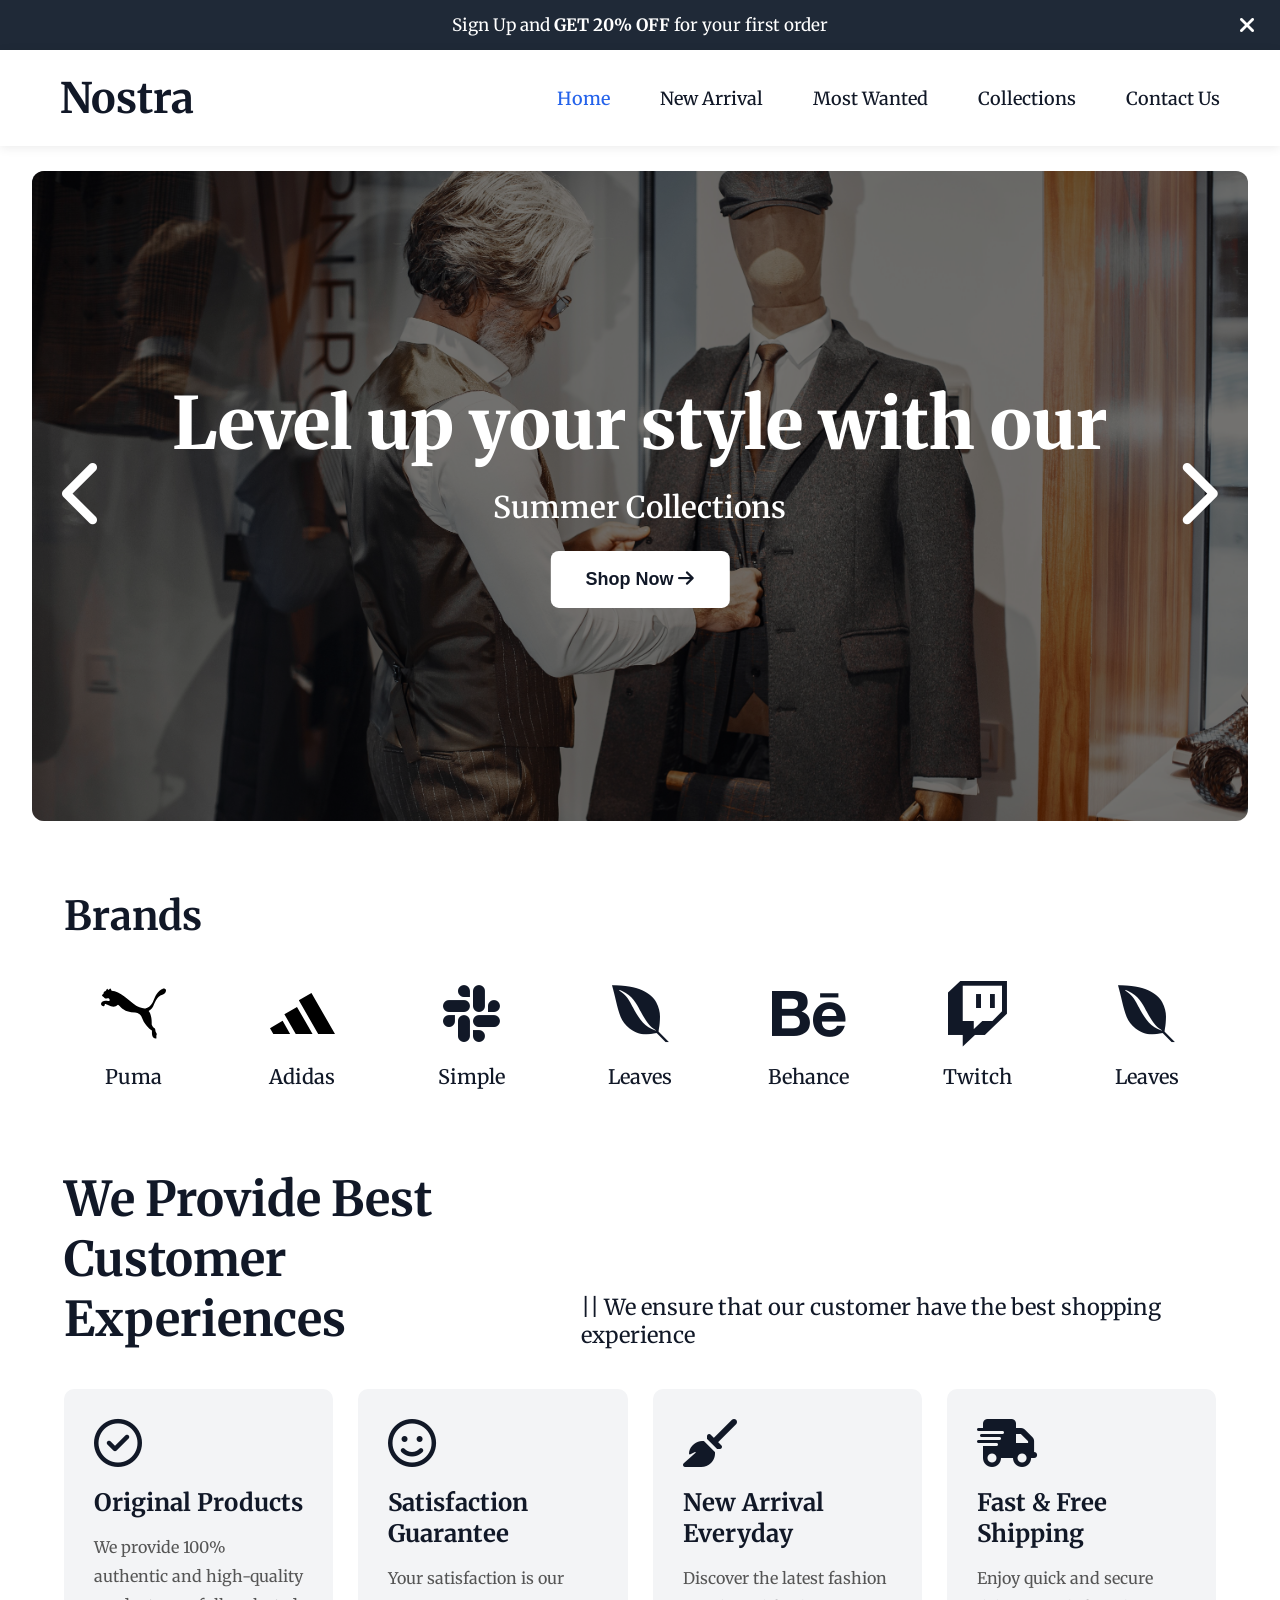
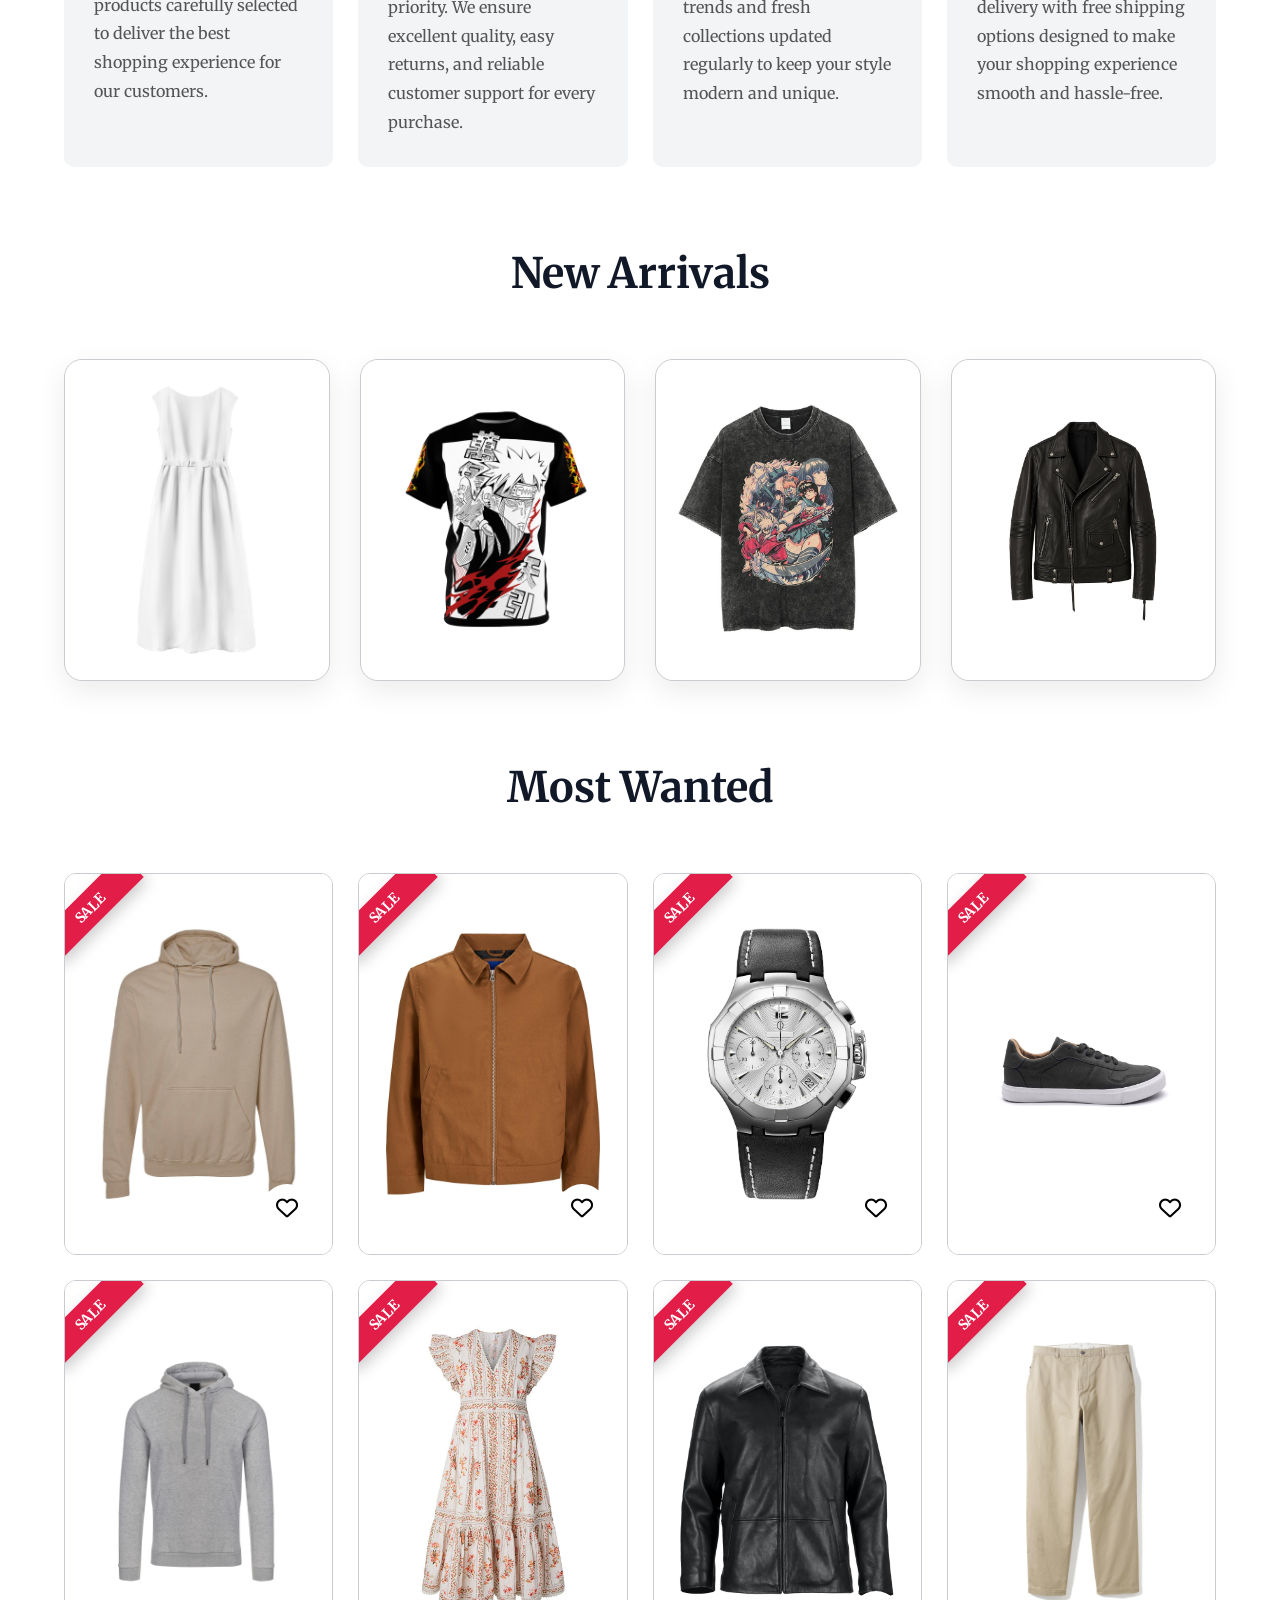
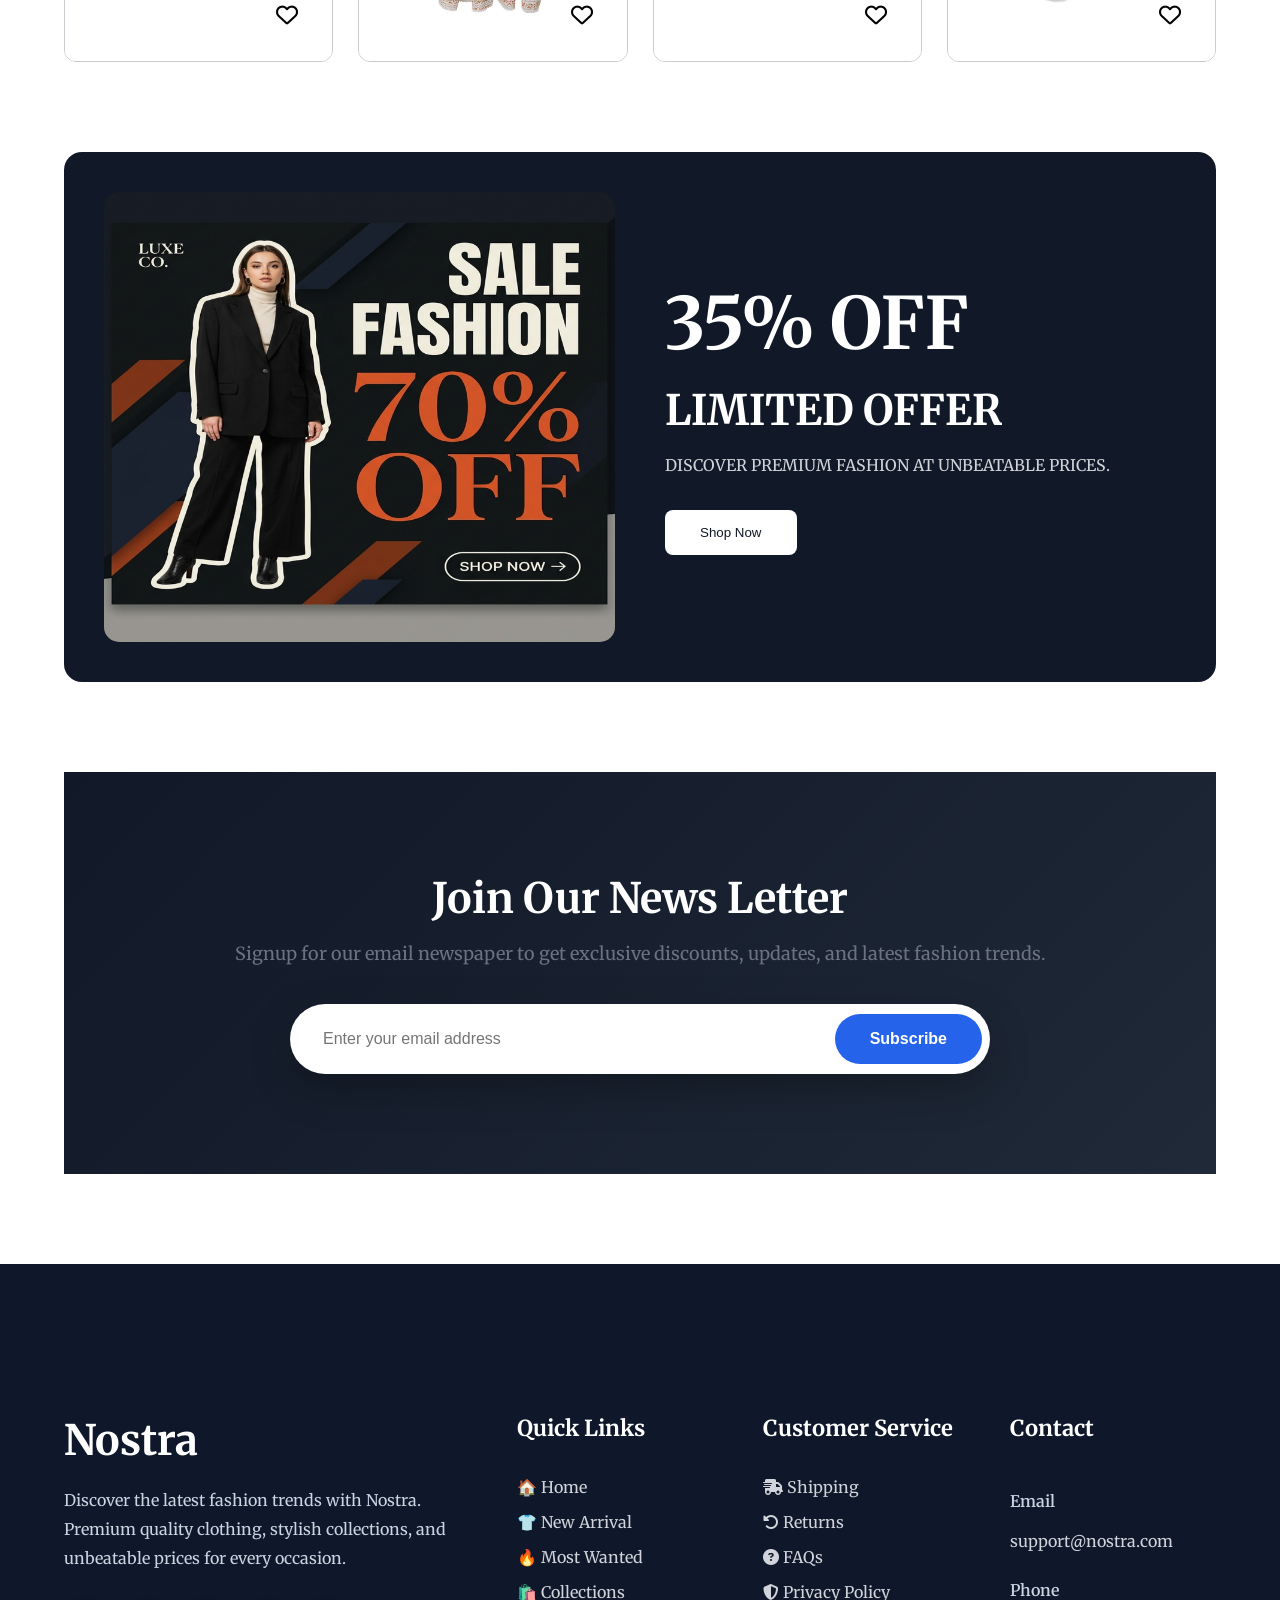
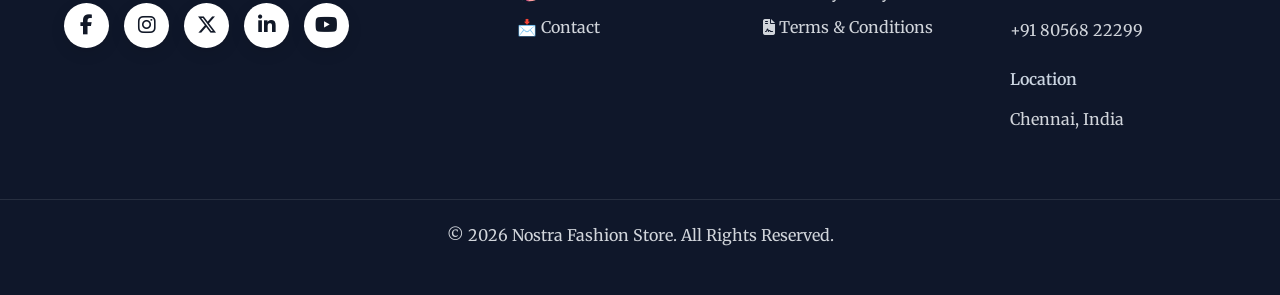
<file: index.html>
<!DOCTYPE html>
<html lang="en">

<head>

    <meta charset="UTF-8">
    <meta name="viewport" content="width=device-width, initial-scale=1.0">

    <title>Nostra</title>

    <!-- CSS -->
    <link rel="stylesheet" href="style.css">


    <!-- Google Font -->
    <link
        href="https://fonts.googleapis.com/css2?family=Gabarito:wght@400..900&family=Google+Sans:ital,opsz,wght@0,17..18,400..700;1,17..18,400..700&family=Merriweather:ital,opsz,wght@0,18..144,300..900;1,18..144,300..900&family=Style+Script&family=Yuyu&display=swap"
        rel="stylesheet">


    <!-- Font Awesome -->
    <link rel="stylesheet" href="https://cdnjs.cloudflare.com/ajax/libs/font-awesome/6.7.2/css/all.min.css">



</head>

<body>

    <!-- Announcement Bar -->

    <section class="announcement">

        <p>
            Sign Up and <strong>GET 20% OFF</strong> for your first order
        </p>

        <i class="fa-solid fa-xmark"></i>

    </section>

    <!-- Navbar -->

    <nav class="navbar">

        <div class="logo">

            <h1>Nostra</h1>

        </div>

        <ul class="nav-links">

            <li><a href="index.html" class="active">Home</a></li>

            <li><a href="#newarrival">New Arrival</a></li>

            <li><a href="#wanted">Most Wanted</a></li>

            <li><a href="collection.html">Collections</a></li>

            <li><a href="contact.html">Contact Us</a></li>

        </ul>

        <div class="menu-btn">

            <i class="fa-solid fa-bars"></i>

        </div>

    </nav>



    <!--=========================
MOBILE MENU
==========================-->

    <div class="mobile-overlay"></div>

    <div class="mobile-menu">

        <div class="mobile-header">

            <h2>Nostra</h2>

            <div class="close-btn">

                <i class="fa-solid fa-xmark"></i>

            </div>

        </div>

        <a href="index.html">
            <i class="fa-solid fa-house"></i>
            Home
        </a>

        <a href="index.html#newarrival">
            <i class="fa-solid fa-shirt"></i>
            New Arrival
        </a>

        <a href="index.html#wanted">
            <i class="fa-solid fa-fire"></i>
            Most Wanted
        </a>

        <a href="collection.html">
            <i class="fa-solid fa-bag-shopping"></i>
            Collections
        </a>

        <a href="contact.html">
            <i class="fa-solid fa-envelope"></i>
            Contact Us
        </a>

    </div>

    <!-- ================= HERO SECTION ================= -->

    <section class="hero">

        <div class="slider">

            <!-- Slide 1 -->

            <div class="slide active">

                <img src="images/banner1.jpg" alt="Banner 1">

                <div class="overlay"></div>

                <div class="hero-content">

                    <h1>Level up your style with our</h1>

                    <h3>Summer Collections</h3>

                    <button>
                        Shop Now
                        <i class="fa-solid fa-arrow-right"></i>
                    </button>

                </div>

            </div>

            <!-- Slide 2 -->

            <div class="slide">

                <img src="images/banner2.jpg" alt="Banner 2">

                <div class="overlay"></div>

                <div class="hero-content">

                    <h1>New Season Fashion</h1>

                    <h3>Latest Arrivals</h3>

                    <button>
                        Shop Now
                        <i class="fa-solid fa-arrow-right"></i>
                    </button>

                </div>

            </div>

            <!-- Slide 3 -->

            <div class="slide">

                <img src="images/banner3.jpg" alt="Banner 3">

                <div class="overlay"></div>

                <div class="hero-content">

                    <h1>Premium Collection</h1>

                    <h3>Discover More</h3>

                    <button>
                        Shop Now
                        <i class="fa-solid fa-arrow-right"></i>
                    </button>

                </div>

            </div>

        </div>

        <!-- Arrows -->

        <button class="prev">

            <i class="fa-solid fa-chevron-left"></i>

        </button>

        <button class="next">

            <i class="fa-solid fa-chevron-right"></i>

        </button>

    </section>


    <!-- ================= BRANDS SECTION ================= -->

    <section class="brands container">

        <h2>Brands</h2>

        <div class="brand-wrapper">

            <div class="brand">
                <img src="images/puma.svg" alt="Puma" class="brand-logo">
                <p>Puma</p>
            </div>

            <div class="brand">
                <img src="images/adidas.svg" alt="Adidas" class="brand-logo">
                <p>Adidas</p>
            </div>

            <!-- Simple -->
            <div class="brand">
                <i class="fa-brands fa-slack"></i>
                <p>Simple</p>
            </div>

            <!-- Leaves -->
            <div class="brand">
                <i class="fa-brands fa-envira"></i>
                <p>Leaves</p>
            </div>

            <!-- Behance -->
            <div class="brand">
                <i class="fa-brands fa-behance"></i>
                <p>Behance</p>
            </div>

            <!-- Twitch -->
            <div class="brand">
                <i class="fa-brands fa-twitch"></i>
                <p>Twitch</p>
            </div>

            <!-- Leaves -->
            <div class="brand">
                <i class="fa-brands fa-envira"></i>
                <p>Leaves</p>
            </div>

        </div>

    </section>

    <!-- ================= EXPERIENCE SECTION ================= -->

    <section class="experience container">

        <div class="experience-title">

            <h2>
                We Provide Best <br>
                Customer Experiences
            </h2>

            <p>
                || We ensure that our customer have the best shopping experience
            </p>

        </div>

        <div class="experience-grid">

            <div class="experience-card">

                <i class="fa-regular fa-circle-check"></i>

                <h3>Original Products</h3>

                <p>
                    We provide 100% authentic and high-quality products carefully selected
                    to deliver the best shopping experience for our customers.
                </p>

            </div>

            <div class="experience-card">

                <i class="fa-regular fa-face-smile"></i>

                <h3>Satisfaction Guarantee</h3>

                <p>
                    Your satisfaction is our priority. We ensure excellent quality,
                    easy returns, and reliable customer support for every purchase.
                </p>

            </div>

            <div class="experience-card">

                <i class="fa-solid fa-broom"></i>

                <h3>New Arrival Everyday</h3>

                <p>
                    Discover the latest fashion trends and fresh collections updated
                    regularly to keep your style modern and unique.
                </p>

            </div>

            <div class="experience-card">

                <i class="fa-solid fa-truck-fast"></i>

                <h3>Fast & Free Shipping</h3>

                <p>
                    Enjoy quick and secure delivery with free shipping options designed
                    to make your shopping experience smooth and hassle-free.
                </p>

            </div>

        </div>

    </section>

    <!-- ================= NEW ARRIVALS ================= -->

    <section class="new-arrivals container" id="newarrival">

        <div class="section-title">
            <h2>New Arrivals</h2>
        </div>

        <div class="arrival-wrapper">

            <div class="arrival-card">

                <img src="images/arrival1.jpg" alt="Arrival 1">

                <div class="arrival-overlay">

                    <button>
                        Shop Now
                        <i class="fa-solid fa-arrow-right"></i>
                    </button>

                </div>

            </div>

            <div class="arrival-card">

                <img src="images/arrival2.jpg" alt="Arrival 2">

                <div class="arrival-overlay">

                    <button>
                        Shop Now
                        <i class="fa-solid fa-arrow-right"></i>
                    </button>

                </div>

            </div>

            <div class="arrival-card">

                <img src="images/arrival3.jpg" alt="Arrival 3">

                <div class="arrival-overlay">

                    <button>
                        Shop Now
                        <i class="fa-solid fa-arrow-right"></i>
                    </button>

                </div>

            </div>

            <div class="arrival-card">

                <img src="images/arrival9.jpg" alt="Arrival 4">

                <div class="arrival-overlay">

                    <button>
                        Shop Now
                        <i class="fa-solid fa-arrow-right"></i>
                    </button>

                </div>

            </div>

        </div>

    </section>

    <!-- ================= MOST WANTED ================= -->

    <section class="most-wanted container" id="wanted">

        <div class="section-title">
            <h2>Most Wanted</h2>
        </div>

        <div class="wanted-wrapper">

            <!-- Product 1 -->
            <div class="wanted-card">

                <span class="sale-badge">SALE</span>

                <img src="images/wanted1.jpg" alt="Product 1">

                <button class="wishlist">
                    <i class="fa-regular fa-heart"></i>
                </button>

                <div class="wanted-overlay">
                    <button>
                        Shop Now
                        <i class="fa-solid fa-arrow-right"></i>
                    </button>
                </div>

            </div>

            <!-- Product 2 -->
            <div class="wanted-card">

                <span class="sale-badge">SALE</span>

                <img src="images/wanted2.jpg" alt="Product 2">

                <button class="wishlist">
                    <i class="fa-regular fa-heart"></i>
                </button>

                <div class="wanted-overlay">
                    <button>
                        Shop Now
                        <i class="fa-solid fa-arrow-right"></i>
                    </button>
                </div>

            </div>

            <!-- Product 3 -->
            <div class="wanted-card">

                <span class="sale-badge">SALE</span>

                <img src="images/wanted3.jpg" alt="Product 3">

                <button class="wishlist">
                    <i class="fa-regular fa-heart"></i>
                </button>

                <div class="wanted-overlay">
                    <button>
                        Shop Now
                        <i class="fa-solid fa-arrow-right"></i>
                    </button>
                </div>

            </div>

            <!-- Product 4 -->
            <div class="wanted-card">

                <span class="sale-badge">SALE</span>

                <img src="images/wanted4.jpg" alt="Product 4">

                <button class="wishlist">
                    <i class="fa-regular fa-heart"></i>
                </button>

                <div class="wanted-overlay">
                    <button>
                        Shop Now
                        <i class="fa-solid fa-arrow-right"></i>
                    </button>
                </div>

            </div>

            <!-- Product 5 -->
            <div class="wanted-card">

                <span class="sale-badge">SALE</span>

                <img src="images/wanted5.jpg" alt="Product 5">

                <button class="wishlist">
                    <i class="fa-regular fa-heart"></i>
                </button>

                <div class="wanted-overlay">
                    <button>
                        Shop Now
                        <i class="fa-solid fa-arrow-right"></i>
                    </button>
                </div>

            </div>

            <!-- Product 6 -->
            <div class="wanted-card">

                <span class="sale-badge">SALE</span>

                <img src="images/wanted6.jpg" alt="Product 6">

                <button class="wishlist">
                    <i class="fa-regular fa-heart"></i>
                </button>

                <div class="wanted-overlay">
                    <button>
                        Shop Now
                        <i class="fa-solid fa-arrow-right"></i>
                    </button>
                </div>

            </div>

            <!-- Product 7 -->
            <div class="wanted-card">

                <span class="sale-badge">SALE</span>

                <img src="images/wanted7.jpg" alt="Product 7">

                <button class="wishlist">
                    <i class="fa-regular fa-heart"></i>
                </button>

                <div class="wanted-overlay">
                    <button>
                        Shop Now
                        <i class="fa-solid fa-arrow-right"></i>
                    </button>
                </div>

            </div>

            <!-- Product 8 -->
            <div class="wanted-card">

                <span class="sale-badge">SALE</span>

                <img src="images/wanted8.jpg" alt="Product 8">

                <button class="wishlist">
                    <i class="fa-regular fa-heart"></i>
                </button>

                <div class="wanted-overlay">
                    <button>
                        Shop Now
                        <i class="fa-solid fa-arrow-right"></i>
                    </button>
                </div>

            </div>


        </div>

    </section>

    <!-- ================= LIMITED OFFER ================= -->

    <section class="offer-section container">

        <div class="offer-slider">

            <img src="images/banner_1_dark_bold.png" class="offer-slide active" alt="">

        </div>

        <div class="offer-content">

            <h1>35% OFF</h1>

            <h2>LIMITED OFFER</h2>

            <p>
                DISCOVER PREMIUM FASHION AT UNBEATABLE PRICES.
            </p>

            <button>Shop Now</button>

        </div>

    </section>

    <!-- ================= NEWSLETTER ================= -->

    <section class="newsletter container">

        <h2>Join Our News Letter</h2>

        <p>
            Signup for our email newspaper to get exclusive discounts,
            updates, and latest fashion trends.
        </p>

        <div class="newsletter-box">

            <input type="email" placeholder="Enter your email address">

            <button>
                Subscribe
            </button>

        </div>

    </section>

    <!-- ================= FOOTER ================= -->

    <footer class="footer">

        <div class="container footer-container">

            <div class="footer-left">

                <h1>Nostra</h1>

                <p>
                    Discover the latest fashion trends with Nostra.
                    Premium quality clothing, stylish collections,
                    and unbeatable prices for every occasion.
                </p>

                <div class="social-icons">

                    <a href="#"><i class="fa-brands fa-facebook-f"></i></a>

                    <a href="#"><i class="fa-brands fa-instagram"></i></a>

                    <a href="#"><i class="fa-brands fa-x-twitter"></i></a>

                    <a href="#"><i class="fa-brands fa-linkedin-in"></i></a>

                    <a href="#"><i class="fa-brands fa-youtube"></i></a>

                </div>

            </div>

            <div class="footer-links">

                <h3>Quick Links</h3>

                <a href="index.html">🏠 Home</a>

                <a href="#newarrival">👕 New Arrival</a>

                <a href="#wanted">🔥 Most Wanted</a>

                <a href="collection.html">🛍️ Collections</a>

                <a href="contact.html">📩 Contact</a>

            </div>

            <div class="footer-links">

                <h3>Customer Service</h3>

                <a href="#">
                    <i class="fa-solid fa-truck-fast"></i>
                    Shipping
                </a>

                <a href="#">
                    <i class="fa-solid fa-rotate-left"></i>
                    Returns
                </a>

                <a href="#">
                    <i class="fa-solid fa-circle-question"></i>
                    FAQs
                </a>

                <a href="#">
                    <i class="fa-solid fa-shield-halved"></i>
                    Privacy Policy
                </a>

                <a href="#">
                    <i class="fa-solid fa-file-contract"></i>
                    Terms & Conditions
                </a>

            </div>

            <div class="footer-links">

                <h3>Contact</h3>

                <p>Email</p>

                <span>support@nostra.com</span>

                <p>Phone</p>

                <span>+91 80568 22299</span>

                <p>Location</p>

                <span>Chennai, India</span>

            </div>

        </div>

        <div class="footer-bottom">

            © 2026 Nostra Fashion Store. All Rights Reserved.

        </div>

    </footer>




    <script src="script.js"></script>

</body>

</html>
</file>
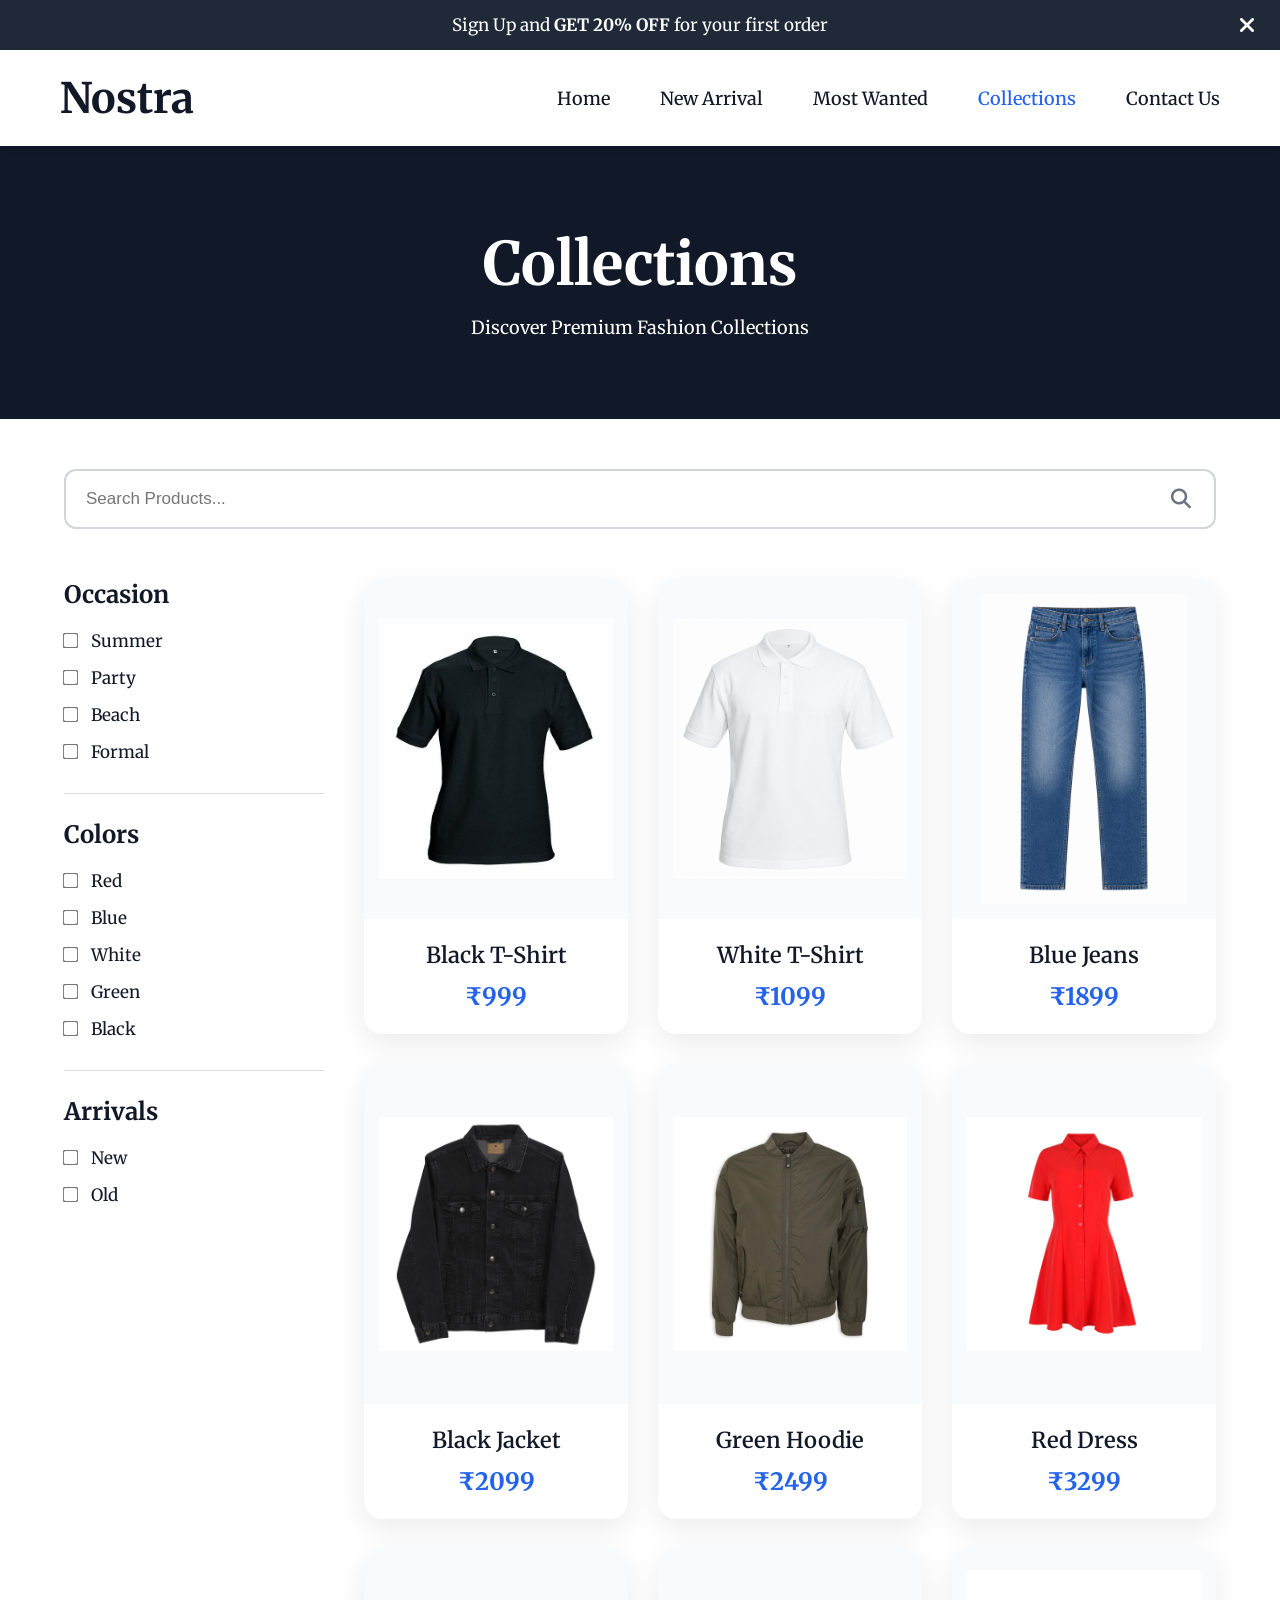
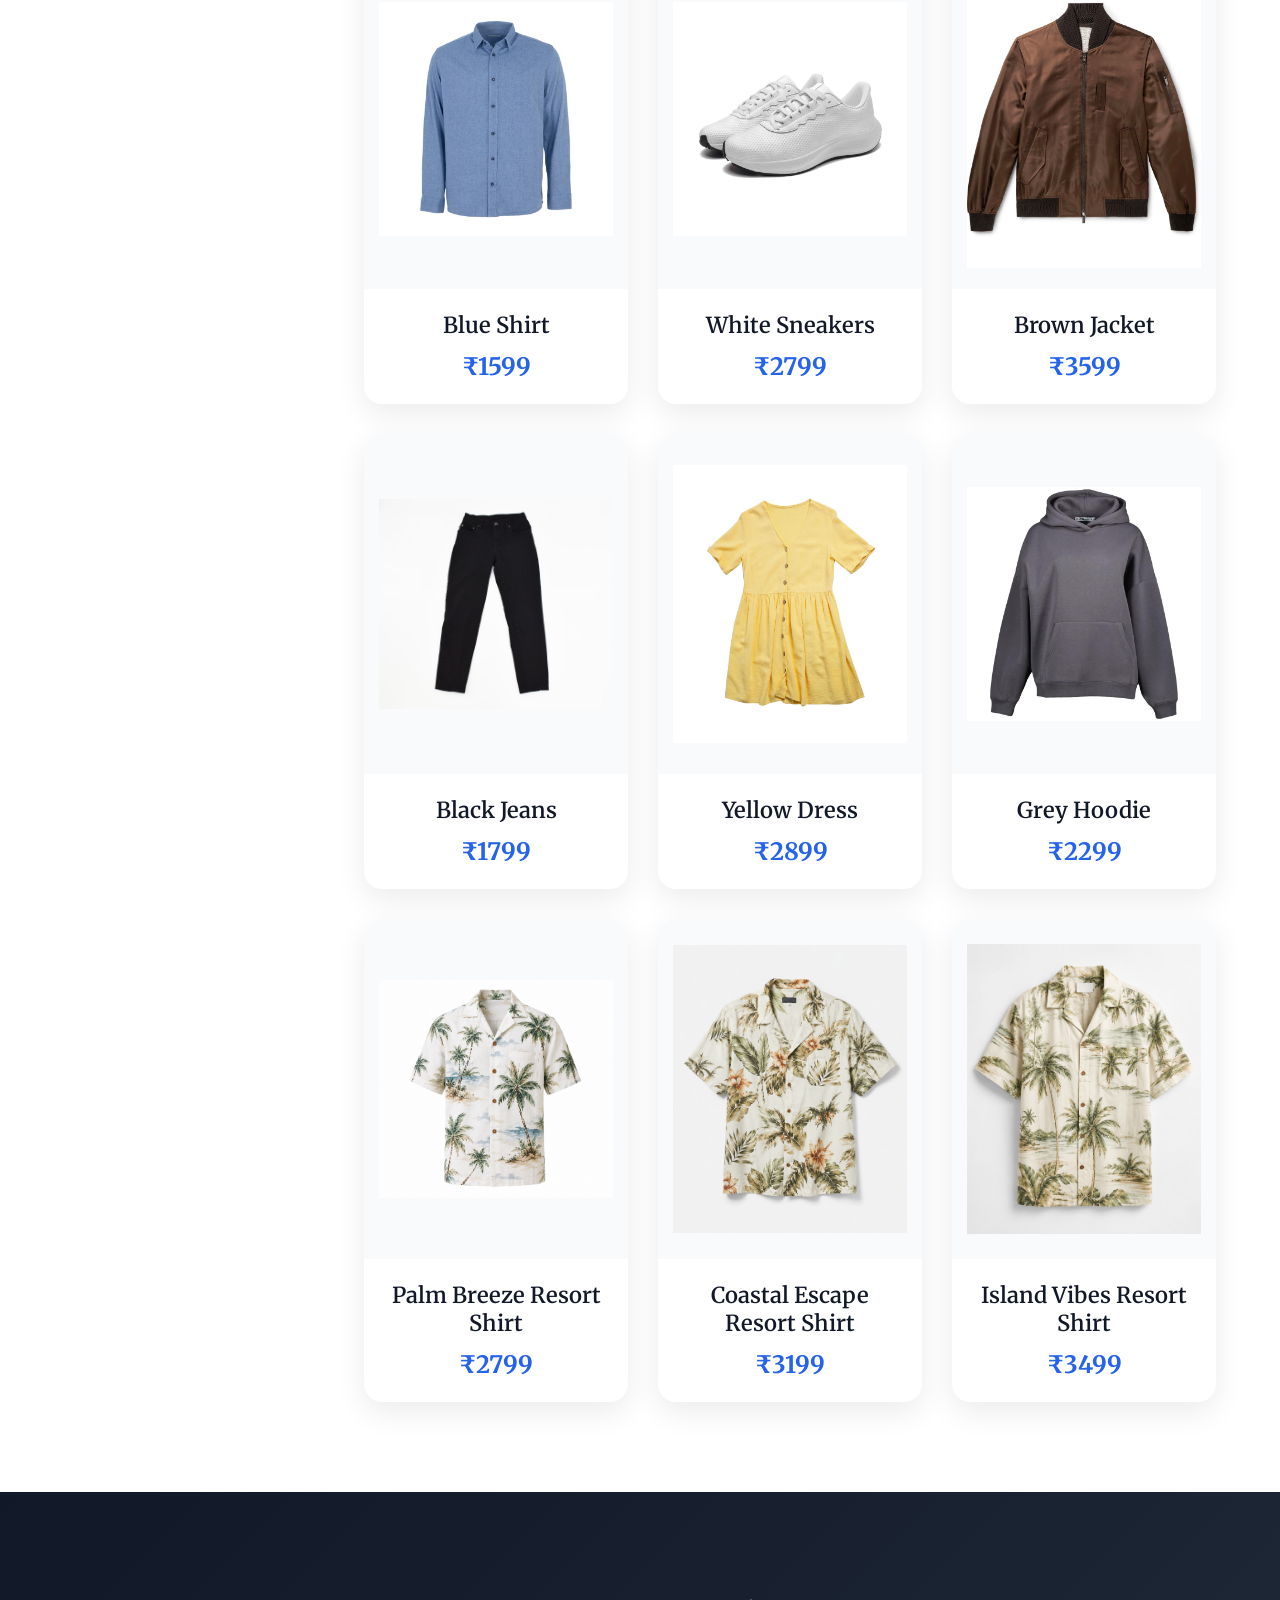
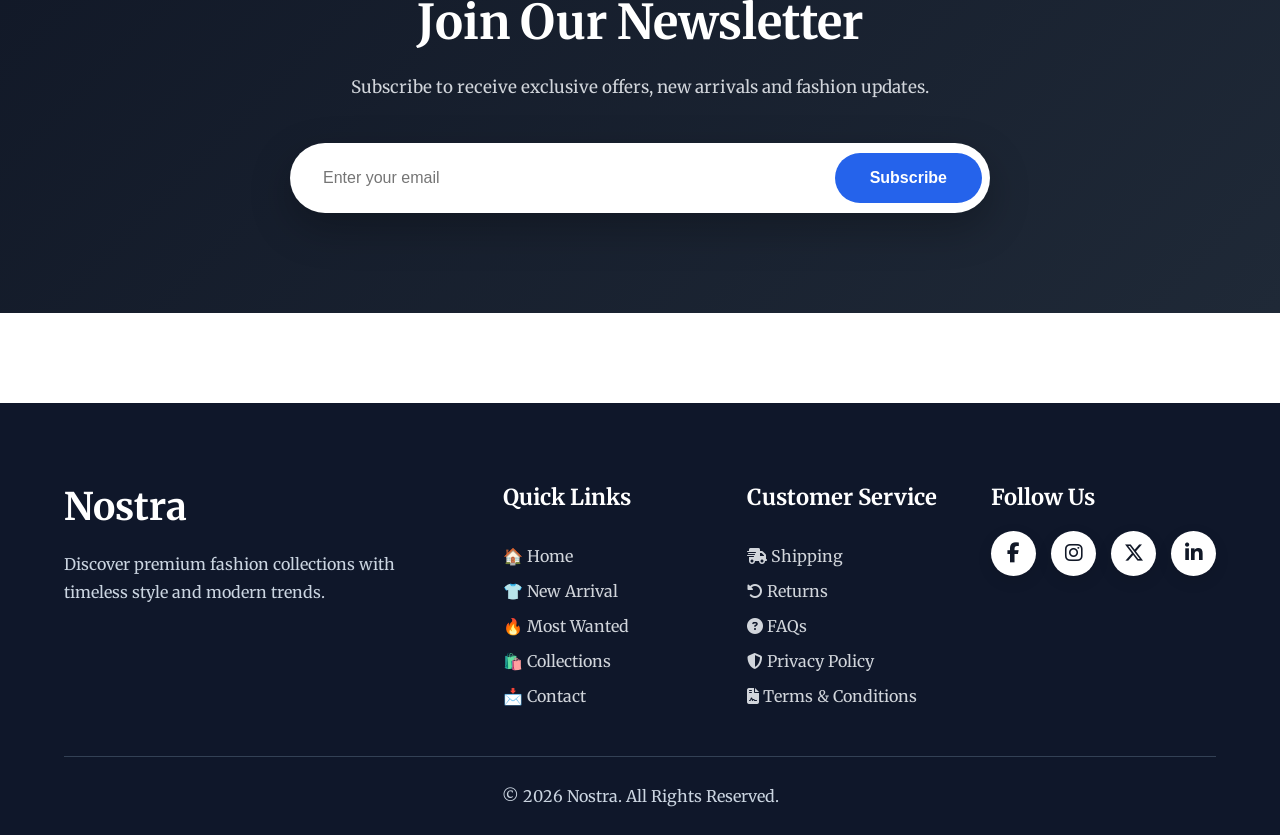
<file: collection.html>
<!DOCTYPE html>
<html lang="en">

<head>

    <meta charset="UTF-8">

    <meta name="viewport" content="width=device-width, initial-scale=1.0">

    <title>Collections</title>

    <link rel="stylesheet" href="style.css">

    <link
        href="https://fonts.googleapis.com/css2?family=Gabarito:wght@400..900&family=Google+Sans:ital,opsz,wght@0,17..18,400..700;1,17..18,400..700&family=Merriweather:ital,opsz,wght@0,18..144,300..900;1,18..144,300..900&family=Style+Script&family=Yuyu&display=swap"
        rel="stylesheet">

    <link rel="stylesheet" href="https://cdnjs.cloudflare.com/ajax/libs/font-awesome/6.7.2/css/all.min.css">

</head>

<body>

    <!-- Announcement -->

    <section class="announcement">

        <p>
            Sign Up and <strong>GET 20% OFF</strong> for your first order
        </p>

        <i class="fa-solid fa-xmark"></i>

    </section>

    <!-- Navbar -->

    <nav class="navbar">

        <div class="logo">

            <h1>Nostra</h1>

        </div>

        <ul class="nav-links">

            <li><a href="index.html">Home</a></li>

            <li><a href="index.html#newarrival">New Arrival</a></li>

            <li><a href="index.html#wanted">Most Wanted</a></li>

            <li><a href="collection.html" class="active">Collections</a></li>

            <li><a href="contact.html">Contact Us</a></li>

        </ul>

        <div class="menu-btn">

            <i class="fa-solid fa-bars"></i>

        </div>

    </nav>

    <!-- Mobile Menu -->

    <div class="mobile-overlay"></div>

    <div class="mobile-menu">

        <div class="mobile-header">

            <h2>Nostra</h2>

            <div class="close-btn">

                <i class="fa-solid fa-xmark"></i>

            </div>

        </div>

        <a href="index.html">Home</a>

        <a href="index.html#newarrival">New Arrival</a>

        <a href="index.html#wanted">Most Wanted</a>

        <a href="collection.html">Collections</a>

        <a href="contact.html">Contact Us</a>

    </div>

    <!-- Banner -->

    <section class="collection-banner">

        <h1>Collections</h1>

        <p>
            Discover Premium Fashion Collections
        </p>

    </section>

    <!-- Search -->

    <section class="search-section container">

        <div class="search-box">

            <input type="text" id="search" placeholder="Search Products...">

            <i class="fa-solid fa-magnifying-glass"></i>

        </div>

    </section>

    <!-- ================= COLLECTION LAYOUT ================= -->

    <section class="collection-layout container">

        <!-- Sidebar -->

        <aside class="filter-sidebar">

            <!-- Category -->

            <div class="filter-box">

                <h3>Occasion</h3>

                <label><input type="checkbox" class="filter" value="Summer"> Summer</label>

                <label><input type="checkbox" class="filter" value="Party"> Party</label>

                <label><input type="checkbox" class="filter" value="Beach"> Beach</label>

                <label><input type="checkbox" class="filter" value="Formal"> Formal</label>

            </div>

            <hr>

            <!-- Colors -->

            <div class="filter-box">

                <h3>Colors</h3>

                <label><input type="checkbox" class="filter" value="Red"> Red</label>

                <label><input type="checkbox" class="filter" value="Blue"> Blue</label>

                <label><input type="checkbox" class="filter" value="White"> White</label>

                <label><input type="checkbox" class="filter" value="Green"> Green</label>

                <label><input type="checkbox" class="filter" value="Black"> Black</label>

            </div>

            <hr>

            <!-- Arrivals -->

            <div class="filter-box">

                <h3>Arrivals</h3>

                <label><input type="checkbox" class="filter" value="New"> New</label>

                <label><input type="checkbox" class="filter" value="Old"> Old</label>

            </div>

        </aside>

        <!-- Products -->

        <div class="products-area">

            <div class="products-grid">

                <!-- Product 1 -->
                <div class="product-card" data-name="Black T Shirt" data-color="Black" data-occasion="Summer"
                    data-arrival="New">

                    <div class="product-image">
                        <img src="images/product1.jpg" alt="Black T-Shirt">
                    </div>

                    <div class="product-info">
                        <h3>Black T-Shirt</h3>
                        <p class="price">₹999</p>
                    </div>

                </div>

                <!-- Product 2 -->

                <div class="product-card" data-name="White T Shirt" data-color="White" data-occasion="Summer"
                    data-arrival="New">

                    <div class="product-image">
                        <img src="images/product2 (2).jpg" alt="White T Shirt">
                    </div>

                    <div class="product-info">
                        <h3>White T-Shirt</h3>
                        <p class="price">₹1099</p>
                    </div>

                </div>

                <!-- Product 3 -->

                <div class="product-card" data-name="Blue Jeans" data-color="Blue" data-occasion="Casual"
                    data-arrival="New">

                    <div class="product-image">
                        <img src="images/product3.jpg" alt="Blue Jeans">
                    </div>

                    <div class="product-info">
                        <h3>Blue Jeans</h3>
                        <p class="price">₹1899</p>
                    </div>

                </div>

                <!-- Product 4 -->

                <div class="product-card" data-name="Black Jacket" data-color="Black" data-occasion="Winter"
                    data-arrival="New">

                    <div class="product-image">
                        <img src="images/product4.jpg" alt="Black Jacket">
                    </div>

                    <div class="product-info">
                        <h3>Black Jacket</h3>
                        <p class="price">₹2099</p>
                    </div>

                </div>

                <!-- Product 5 -->

                <div class="product-card" data-name="Green Hoodie" data-color="Green" data-occasion="Winter"
                    data-arrival="Old">

                    <div class="product-image">
                        <img src="images/product5.jpg" alt="Green Hoodie">
                    </div>

                    <div class="product-info">
                        <h3>Green Hoodie</h3>
                        <p class="price">₹2499</p>
                    </div>

                </div>

                <!-- Product 6 -->

                <div class="product-card" data-name="Red Dress" data-color="Red" data-occasion="Party"
                    data-arrival="New">

                    <div class="product-image">
                        <img src="images/product6.jpg" alt="Red Dress">
                    </div>

                    <div class="product-info">
                        <h3>Red Dress</h3>
                        <p class="price">₹3299</p>
                    </div>

                </div>

                <!-- Product 7 -->

                <div class="product-card" data-name="Blue Shirt" data-color="Blue" data-occasion="Formal"
                    data-arrival="Old">

                    <div class="product-image">
                        <img src="images/product8.jpg" alt="Blue Shirt">
                    </div>

                    <div class="product-info">
                        <h3>Blue Shirt</h3>
                        <p class="price">₹1599</p>
                    </div>

                </div>

                <!-- Product 8 -->

                <div class="product-card" data-name="White Sneakers" data-color="White" data-occasion="Casual"
                    data-arrival="New">

                    <div class="product-image">
                        <img src="images/product7.jpg" alt="White Sneakers">
                    </div>

                    <div class="product-info">
                        <h3>White Sneakers</h3>
                        <p class="price">₹2799</p>
                    </div>

                </div>

                <!-- Product 9 -->

                <div class="product-card" data-name="Brown Jacket" data-color="Brown" data-occasion="Winter"
                    data-arrival="Old">

                    <div class="product-image">
                        <img src="images/product9.jpg" alt="Brown Jacket">
                    </div>

                    <div class="product-info">
                        <h3>Brown Jacket</h3>
                        <p class="price">₹3599</p>
                    </div>

                </div>

                <!-- Product 10 -->

                <div class="product-card" data-name="Black Jeans" data-color="Black" data-occasion="Casual"
                    data-arrival="New">

                    <div class="product-image">
                        <img src="images/product12.jpg" alt="Black Jeans">
                    </div>

                    <div class="product-info">
                        <h3>Black Jeans</h3>
                        <p class="price">₹1799</p>
                    </div>

                </div>

                <!-- Product 11 -->

                <div class="product-card" data-name="Yellow Dress" data-color="Yellow" data-occasion="Party"
                    data-arrival="New">

                    <div class="product-image">
                        <img src="images/product10.jpg" alt="Yellow Dress">
                    </div>

                    <div class="product-info">
                        <h3>Yellow Dress</h3>
                        <p class="price">₹2899</p>
                    </div>

                </div>

                <!-- Product 12 -->

                <div class="product-card" data-name="Grey Hoodie" data-color="Grey" data-occasion="Winter"
                    data-arrival="Old">

                    <div class="product-image">
                        <img src="images/product11.jpg" alt="Grey Hoodie">
                    </div>

                    <div class="product-info">
                        <h3>Grey Hoodie</h3>
                        <p class="price">₹2299</p>
                    </div>

                </div>

                <!-- Product 13 -->

                <div class="product-card" data-name="Palm Breeze Resort Shirt" data-color="Grey" data-occasion="Beach"
                    data-arrival="Old">

                    <div class="product-image">
                        <img src="images/product14.png" alt="Palm Breeze Resort Shirt">
                    </div>

                    <div class="product-info">
                        <h3>Palm Breeze Resort Shirt</h3>
                        <p class="price">₹2799</p>
                    </div>

                </div>

                <!-- Product 14 -->

                <div class="product-card" data-name="Coastal Escape Resort Shirt" data-color="Grey"
                    data-occasion="Beach" data-arrival="Old">

                    <div class="product-image">
                        <img src="images/product13.png" alt="Coastal Escape Resort Shirt">
                    </div>

                    <div class="product-info">
                        <h3>Coastal Escape Resort Shirt</h3>
                        <p class="price">₹3199</p>
                    </div>

                </div>


                <!-- Product 15 -->

                <div class="product-card" data-name="Island Vibes Resort Shirt" data-color="Grey" data-occasion="Beach"
                    data-arrival="Old">

                    <div class="product-image">
                        <img src="images/product15.png" alt="Island Vibes Resort Shirt">
                    </div>

                    <div class="product-info">
                        <h3>Island Vibes Resort Shirt</h3>
                        <p class="price">₹3499</p>
                    </div>

                </div>


            </div>

        </div>

    </section>

    <!--=========================
NEWSLETTER
==========================-->

    <section class="newsletter">

        <div class="container">

            <div class="newsletter-content">

                <h2>Join Our Newsletter</h2>

                <p>
                    Subscribe to receive exclusive offers,
                    new arrivals and fashion updates.
                </p>

                <div class="newsletter-box">

                    <input type="email" placeholder="Enter your email">

                    <button>

                        Subscribe

                    </button>

                </div>

            </div>

        </div>

    </section>


    <!--=========================
FOOTER
==========================-->

    <footer class="footer">

        <div class="container">

            <div class="footer-grid">

                <div class="footer-about">

                    <h2>Nostra</h2>

                    <p>

                        Discover premium fashion collections
                        with timeless style and modern trends.

                    </p>

                </div>


                 <div class="footer-links">

                <h3>Quick Links</h3>

                <a href="index.html">🏠 Home</a>

                <a href="#newarrival">👕 New Arrival</a>

                <a href="#wanted">🔥 Most Wanted</a>

                <a href="collection.html">🛍️ Collections</a>

                <a href="contact.html">📩 Contact</a>

            </div>

            <div class="footer-links">

                <h3>Customer Service</h3>

                <a href="#">
                    <i class="fa-solid fa-truck-fast"></i>
                    Shipping
                </a>

                <a href="#">
                    <i class="fa-solid fa-rotate-left"></i>
                    Returns
                </a>

                <a href="#">
                    <i class="fa-solid fa-circle-question"></i>
                    FAQs
                </a>

                <a href="#">
                    <i class="fa-solid fa-shield-halved"></i>
                    Privacy Policy
                </a>

                <a href="#">
                    <i class="fa-solid fa-file-contract"></i>
                    Terms & Conditions
                </a>

            </div>


                <div class="footer-social">

                    <h3>Follow Us</h3>

                    <div class="social-icons">

                        <a href="https://www.facebook.com/" target="_blank" aria-label="Facebook">
                            <i class="fab fa-facebook-f"></i>
                        </a>

                        <a href="https://www.instagram.com/" target="_blank" aria-label="Instagram">
                            <i class="fab fa-instagram"></i>
                        </a>

                        <a href="https://x.com/" target="_blank" aria-label="X">
                            <i class="fab fa-x-twitter"></i>
                        </a>

                        <a href="https://www.linkedin.com/" target="_blank" aria-label="LinkedIn">
                            <i class="fab fa-linkedin-in"></i>
                        </a>

                    </div>

                </div>

            </div>

            <hr>

            <p class="copyright">

                © 2026 Nostra. All Rights Reserved.

            </p>

        </div>

    </footer>


    <script src="script.js"></script>

</body>

</html>
</file>
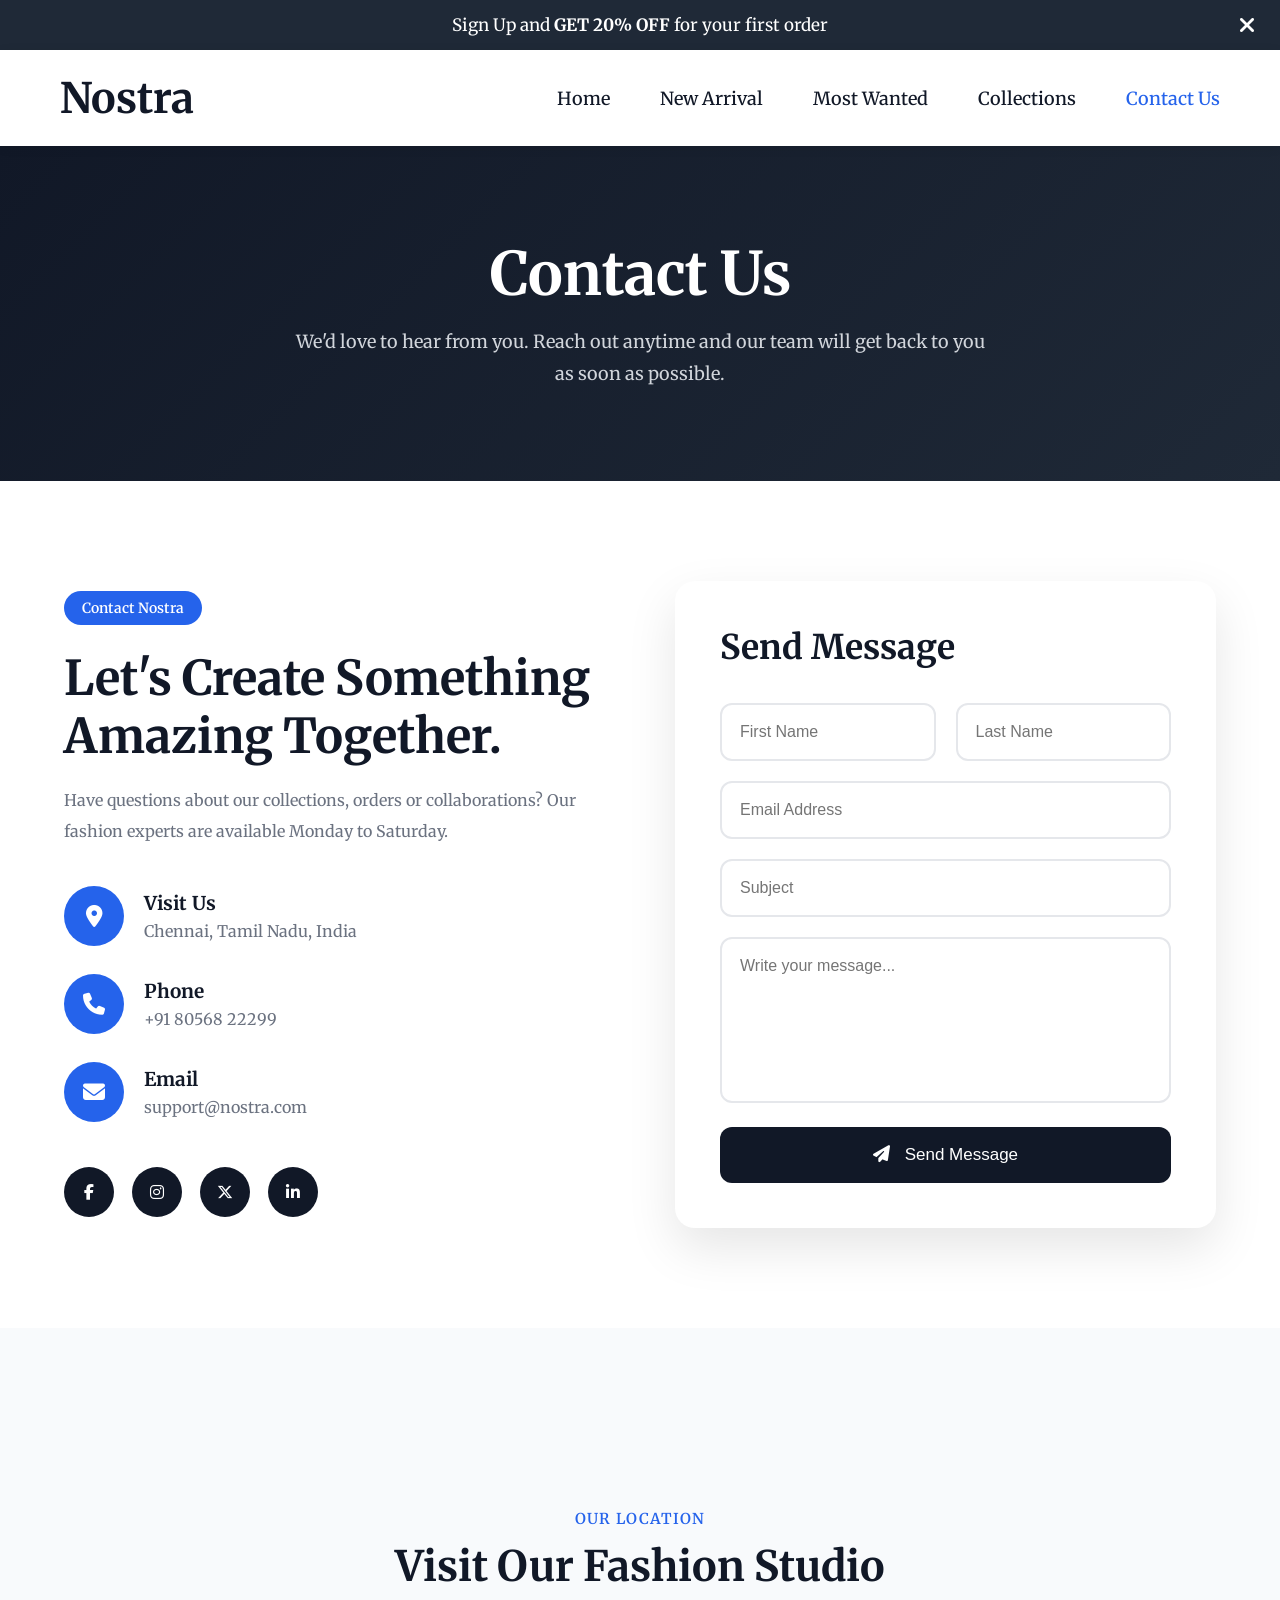
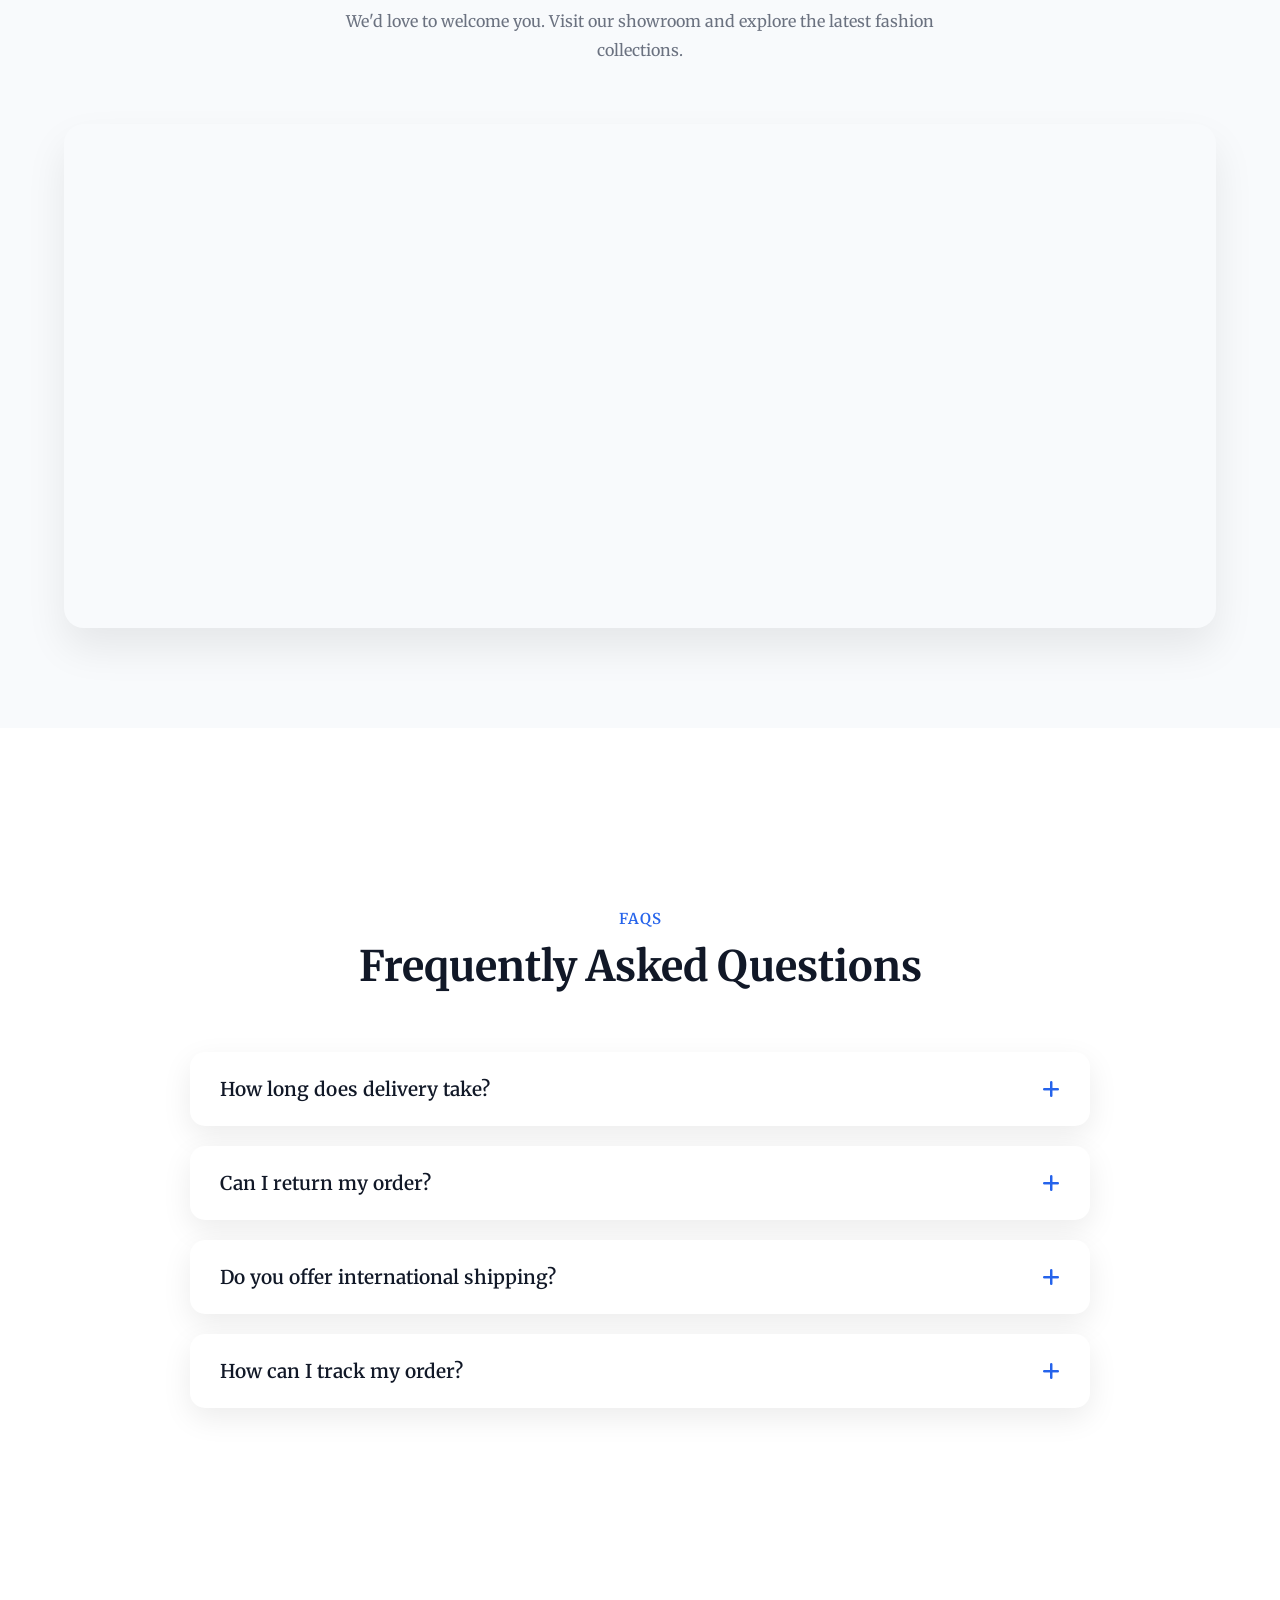
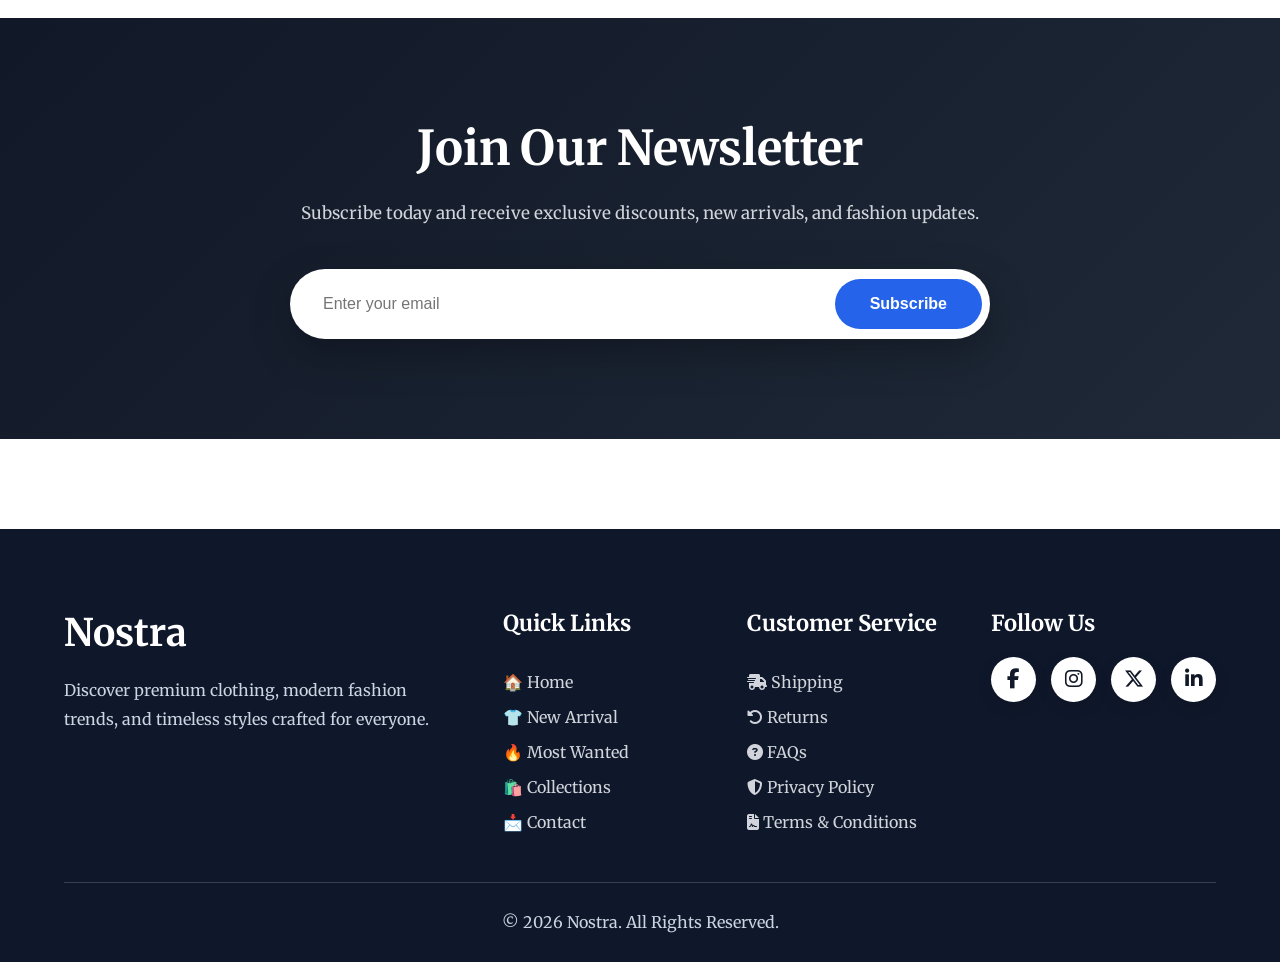
<file: contact.html>
<!DOCTYPE html>
<html lang="en">

<head>

    <meta charset="UTF-8">

    <meta name="viewport" content="width=device-width, initial-scale=1.0">

    <title>Contact Us</title>

    <!-- CSS -->
    <link rel="stylesheet" href="style.css">

    <!-- Google Font -->
    <link
        href="https://fonts.googleapis.com/css2?family=Gabarito:wght@400..900&family=Google+Sans:ital,opsz,wght@0,17..18,400..700;1,17..18,400..700&family=Merriweather:ital,opsz,wght@0,18..144,300..900;1,18..144,300..900&family=Style+Script&family=Yuyu&display=swap"
        rel="stylesheet">

    <!-- Font Awesome -->
    <link rel="stylesheet" href="https://cdnjs.cloudflare.com/ajax/libs/font-awesome/6.7.2/css/all.min.css">

</head>

<body>

    <!-- Announcement -->

    <section class="announcement">

        <p>
            Sign Up and <strong>GET 20% OFF</strong> for your first order
        </p>

        <i class="fa-solid fa-xmark"></i>

    </section>

    <!--=========================
    NAVBAR
    ==========================-->

    <nav class="navbar">

        <div class="logo">

            <h1>Nostra</h1>

        </div>

        <ul class="nav-links">

            <li><a href="index.html">Home</a></li>

            <li><a href="index.html#newarrival">New Arrival</a></li>

            <li><a href="index.html#wanted">Most Wanted</a></li>

            <li><a href="collection.html">Collections</a></li>

            <li><a href="contact.html" class="active">Contact Us</a></li>

        </ul>

        <div class="menu-btn">

            <i class="fa-solid fa-bars"></i>

        </div>

    </nav>

    <!--=========================
    MOBILE MENU
    ==========================-->

    <div class="mobile-overlay"></div>

    <div class="mobile-menu">

        <div class="mobile-header">

            <h2>Nostra</h2>

            <div class="close-btn">

                <i class="fa-solid fa-xmark"></i>

            </div>

        </div>


        <a href="index.html">Home</a>

        <a href="index.html#newarrival">New Arrival</a>

        <a href="index.html#wanted">Most Wanted</a>

        <a href="collection.html">Collections</a>

        <a href="contact.html">Contact</a>

    </div>

    <!--=========================
    HERO
    ==========================-->

    <section class="contact-hero">

        <h1>Contact Us</h1>

        <p>
            We'd love to hear from you. Reach out anytime and our team will
            get back to you as soon as possible.
        </p>

    </section>

    <!--=========================
    PREMIUM CONTACT
    ==========================-->

    <section class="premium-contact container">

        <!-- Left -->

        <div class="contact-details">

            <span class="contact-tag">
                Contact Nostra
            </span>

            <h2>
                Let's Create Something Amazing Together.
            </h2>

            <p>

                Have questions about our collections,
                orders or collaborations?

                Our fashion experts are available
                Monday to Saturday.

            </p>

            <div class="contact-box">

                <i class="fa-solid fa-location-dot"></i>

                <div>

                    <h4>Visit Us</h4>

                    <p>Chennai, Tamil Nadu, India</p>

                </div>

            </div>

            <div class="contact-box">

                <i class="fa-solid fa-phone"></i>

                <div>

                    <h4>Phone</h4>

                    <p>+91 80568 22299</p>

                </div>

            </div>

            <div class="contact-box">

                <i class="fa-solid fa-envelope"></i>

                <div>

                    <h4>Email</h4>

                    <p>support@nostra.com</p>

                </div>

            </div>

            <div class="contact-social">

                <a href="#"><i class="fab fa-facebook-f"></i></a>

                <a href="#"><i class="fab fa-instagram"></i></a>

                <a href="#"><i class="fab fa-x-twitter"></i></a>

                <a href="#"><i class="fab fa-linkedin-in"></i></a>

            </div>

        </div>

        <!-- Right -->

        <div class="contact-form-box">

            <h3>Send Message</h3>

            <form>

                <div class="input-row">

                    <input type="text" placeholder="First Name" required>

                    <input type="text" placeholder="Last Name" required>

                </div>

                <input type="email" placeholder="Email Address" required>

                <input type="text" placeholder="Subject" required>

                <textarea rows="7" placeholder="Write your message..." required></textarea>

                <button type="submit">

                    <i class="fa-solid fa-paper-plane"></i>

                    Send Message

                </button>

            </form>

        </div>

    </section>

    <!--=========================
GOOGLE MAP
==========================-->

    <section class="map-section">

        <div class="container">

            <div class="section-title">

                <span>Our Location</span>

                <h2>Visit Our Fashion Studio</h2>

                <p>
                    We'd love to welcome you. Visit our showroom and explore
                    the latest fashion collections.
                </p>

            </div>

            <div class="map-container">

                <iframe src="https://www.google.com/maps?q=Chennai,Tamil%20Nadu&output=embed" loading="lazy"
                    allowfullscreen>
                </iframe>

            </div>

        </div>

    </section>


    <!--=========================
FAQ SECTION
==========================-->

    <section class="faq-section">

        <div class="container">

            <div class="section-title">

                <span>FAQs</span>

                <h2>Frequently Asked Questions</h2>

            </div>

            <div class="faq">

                <div class="faq-item">

                    <div class="faq-question">

                        <h3>How long does delivery take?</h3>

                        <i class="fa-solid fa-plus"></i>

                    </div>

                    <div class="faq-answer">

                        <p>
                            Orders are delivered within
                            <strong>3–7 business days</strong>
                            depending on your location.
                        </p>

                    </div>

                </div>

                <div class="faq-item">

                    <div class="faq-question">

                        <h3>Can I return my order?</h3>

                        <i class="fa-solid fa-plus"></i>

                    </div>

                    <div class="faq-answer">

                        <p>
                            Yes. Returns are accepted within
                            14 days after delivery.
                        </p>

                    </div>

                </div>

                <div class="faq-item">

                    <div class="faq-question">

                        <h3>Do you offer international shipping?</h3>

                        <i class="fa-solid fa-plus"></i>

                    </div>

                    <div class="faq-answer">

                        <p>
                            Yes, Nostra ships worldwide to
                            over 70+ countries.
                        </p>

                    </div>

                </div>

                <div class="faq-item">

                    <div class="faq-question">

                        <h3>How can I track my order?</h3>

                        <i class="fa-solid fa-plus"></i>

                    </div>

                    <div class="faq-answer">

                        <p>
                            Once your order is shipped,
                            you'll receive an email with
                            the tracking information.
                        </p>

                    </div>

                </div>

            </div>

        </div>

    </section>


    <!--=========================
NEWSLETTER
==========================-->

    <section class="newsletter">

        <div class="container">

            <div class="newsletter-content">

                <h2>
                    Join Our Newsletter
                </h2>

                <p>

                    Subscribe today and receive
                    exclusive discounts,
                    new arrivals,
                    and fashion updates.

                </p>

                <div class="newsletter-box">

                    <input type="email" placeholder="Enter your email">

                    <button>

                        Subscribe

                    </button>

                </div>

            </div>

        </div>

    </section>


    <!--=========================
FOOTER
==========================-->

    <footer class="footer">

        <div class="container">

            <div class="footer-grid">

                <div class="footer-about">

                    <h2>Nostra</h2>

                    <p>

                        Discover premium clothing,
                        modern fashion trends,
                        and timeless styles
                        crafted for everyone.

                    </p>

                </div>

                <div class="footer-links">

                    <h3>Quick Links</h3>

                    <a href="index.html">🏠 Home</a>

                    <a href="#newarrival">👕 New Arrival</a>

                    <a href="#wanted">🔥 Most Wanted</a>

                    <a href="collection.html">🛍️ Collections</a>

                    <a href="contact.html">📩 Contact</a>

                </div>

                <div class="footer-links">

                    <h3>Customer Service</h3>

                    <a href="#">
                        <i class="fa-solid fa-truck-fast"></i>
                        Shipping
                    </a>

                    <a href="#">
                        <i class="fa-solid fa-rotate-left"></i>
                        Returns
                    </a>

                    <a href="#">
                        <i class="fa-solid fa-circle-question"></i>
                        FAQs
                    </a>

                    <a href="#">
                        <i class="fa-solid fa-shield-halved"></i>
                        Privacy Policy
                    </a>

                    <a href="#">
                        <i class="fa-solid fa-file-contract"></i>
                        Terms & Conditions
                    </a>

                </div>

                <div class="footer-social">

                    <h3>Follow Us</h3>

                    <div class="social-icons">

                        <a href="https://www.facebook.com/" target="_blank" aria-label="Facebook">
                            <i class="fab fa-facebook-f"></i>
                        </a>

                        <a href="https://www.instagram.com/" target="_blank" aria-label="Instagram">
                            <i class="fab fa-instagram"></i>
                        </a>

                        <a href="https://x.com/" target="_blank" aria-label="X">
                            <i class="fab fa-x-twitter"></i>
                        </a>

                        <a href="https://www.linkedin.com/" target="_blank" aria-label="LinkedIn">
                            <i class="fab fa-linkedin-in"></i>
                        </a>

                    </div>

                </div>

            </div>

            <hr>

            <p class="copyright">

                © 2026 Nostra. All Rights Reserved.

            </p>

        </div>

    </footer>

    <script src="script.js"></script>

</body>

</html>
</file>
<file: style.css>
/*=========================
GOOGLE FONT
=========================*/

* {
    margin: 0;
    padding: 0;
    box-sizing: border-box;
}

html {
    scroll-behavior: smooth;
}

body {

    font-family:  "Merriweather", sans-serif;
    overflow-x: hidden;
    color: #111827;
}

/*=========================
COMMON
=========================*/

img {
    width: 100%;
    display: block;
}

a {
    text-decoration: none;
    color: inherit;
}

ul {
    list-style: none;
}

.container {

    width: 90%;
    max-width: 1400px;
    margin: auto;

}

/*=========================
ANNOUNCEMENT
=========================*/

.announcement {

    background: #1f2937;

    color: white;

    display: flex;

    justify-content: center;

    align-items: center;

    padding: 14px 20px;

    position: relative;

    font-size: 17px;

}

.announcement strong {

    font-weight: 700;

}

.announcement i {

    position: absolute;

    right: 25px;

    cursor: pointer;

    font-size: 22px;

}

/*=========================
NAVBAR
=========================*/

.navbar {

    display: flex;

    justify-content: space-between;

    align-items: center;

    padding: 22px 60px;

    background: white;

    position: sticky;

    top: 0;

    z-index: 1000;

    box-shadow: 0 2px 10px rgba(0, 0, 0, .08);

}

.logo h1 {

    font-size: 42px;

    font-weight: 700;

}

.nav-links {

    display: flex;

    gap: 50px;

}

.nav-links a {

    font-size: 18px;

    font-weight: 500;

    transition: .3s;

}

.nav-links a:hover {

    color: #2563eb;

}

.active {

    color: #2563eb;

}

.menu-btn {

    display: none;

    font-size: 30px;

    cursor: pointer;

}



/*=========================
MOBILE MENU
=========================*/
/* =========================
   MOBILE OVERLAY
========================= */

.mobile-overlay {
    position: fixed;
    inset: 0;
    background: rgba(0, 0, 0, .45);
    opacity: 0;
    visibility: hidden;
    transition: .3s;
    z-index: 9998;
}

.mobile-overlay.active {
    opacity: 1;
    visibility: visible;
}


/* ===========================
   MOBILE MENU
=========================== */

.menu-btn {
    display: none;
    font-size: 28px;
    cursor: pointer;
    color: #111827;
}

/* Overlay */

.mobile-overlay {
    position: fixed;
    top: 0;
    left: 0;
    width: 100%;
    height: 100%;
    background: rgba(0, 0, 0, .45);
    opacity: 0;
    visibility: hidden;
    transition: .35s ease;
    z-index: 9998;
}

.mobile-overlay.active {
    opacity: 1;
    visibility: visible;
}

/* Mobile Menu */

/* ===========================
   MOBILE MENU
=========================== */

.menu-btn {
    display: none;
    font-size: 28px;
    cursor: pointer;
    color: #111827;
}

/* Overlay */

.mobile-overlay {
    position: fixed;
    top: 0;
    left: 0;
    width: 100%;
    height: 100%;
    background: rgba(0, 0, 0, .45);
    opacity: 0;
    visibility: hidden;
    transition: .35s ease;
    z-index: 9998;
}

.mobile-overlay.active {
    opacity: 1;
    visibility: visible;
}

/* Mobile Menu */

.mobile-menu {
    position: fixed;
    top: 0;
    right: -100%;
    width: 300px;
    max-width: 80%;
    height: 100vh;
    background: #ffffff;
    display: flex;
    flex-direction: column;
    padding: 25px;
    transition: right .4s ease;
    z-index: 9999;
    overflow-y: auto;
    box-shadow: -8px 0 25px rgba(0, 0, 0, .2);
}

.mobile-menu.active {
    right: 0;
}

/* Close Button */

.close-btn {
    align-self: flex-end;
    font-size: 28px;
    cursor: pointer;
    margin-bottom: 25px;
}

/* Links */

.mobile-menu a {
    display: block;
    padding: 15px;
    margin: 6px 0;
    border-radius: 10px;
    text-decoration: none;
    color: #111827;
    font-size: 17px;
    font-weight: 500;
    transition: .3s;
}

.mobile-menu a:hover {
    background: #2563eb;
    color: #fff;
}

/* ===========================
   RESPONSIVE
=========================== */

@media (max-width:768px) {

    .nav-links {
        display: none;
    }

    .menu-btn {
        display: block;
    }

}

/* ===========================
   RESPONSIVE
=========================== */

@media (max-width:768px) {

    .nav-links {
        display: none;
    }

    .menu-btn {
        display: block;
    }

}

/*=========================
TABLET
=========================*/

@media(max-width:992px) {

    .navbar {

        padding: 20px;

    }

    .logo h1 {

        font-size: 38px;

    }

    .nav-links {

        display: none;

    }

    .menu-btn {

        display: block;

    }

}

/*=========================
PHONE
=========================*/

@media(max-width:576px) {

    .logo h1 {

        font-size: 34px;

    }

    .announcement {

        font-size: 14px;

        padding: 12px;

    }

    .announcement i {

        font-size: 18px;

        right: 15px;

    }

    .navbar {

        padding: 18px;

    }

}

/*=========================
HERO
=========================*/

.hero {

    width: 95%;

    margin: 25px auto;

    position: relative;

    border-radius: 12px;

    overflow: hidden;

}

.slider {

    position: relative;

}

.slide {

    display: none;

    position: relative;

}

.slide.active {

    display: block;

}

.slide img {

    width: 100%;

    height: 650px;

    object-fit: cover;

}

.overlay {

    position: absolute;

    inset: 0;

    background: rgba(0, 0, 0, .55);

}

.hero-content {

    position: absolute;

    top: 50%;

    left: 50%;

    transform: translate(-50%, -50%);

    text-align: center;

    color: white;

    width: 90%;

}

.hero-content h1 {

    font-size: 72px;

    font-weight: 800;

    line-height: 1.1;

}

.hero-content h3 {

    margin: 25px 0;

    font-size: 30px;

    font-weight: 600;

}

.hero-content button {

    background: white;

    color: #111827;

    border: none;

    padding: 18px 35px;

    border-radius: 8px;

    cursor: pointer;

    font-size: 18px;

    font-weight: 600;

    transition: .3s;

}

.hero-content button:hover {

    background: #2563eb;

    color: white;

}

.prev,

.next {

    position: absolute;

    top: 50%;

    transform: translateY(-50%);

    background: none;

    border: none;

    color: white;

    font-size: 70px;

    cursor: pointer;

    z-index: 100;

}

.prev {

    left: 30px;

}

.next {

    right: 30px;

}

/*=========================
TABLET
=========================*/

@media(max-width:992px) {

    .slide img {

        height: 500px;

    }

    .hero-content h1 {

        font-size: 50px;

    }

    .hero-content h3 {

        font-size: 24px;

    }

    .prev,

    .next {

        font-size: 50px;

    }

}

/*=========================
PHONE
=========================*/

@media(max-width:576px) {

    .hero {

        width: 100%;

        border-radius: 0;

        margin: 0;

    }

    .slide img {

        height: 320px;

    }

    .hero-content h1 {

        font-size: 28px;

    }

    .hero-content h3 {

        font-size: 16px;

        margin: 12px 0;

    }

    .hero-content button {

        padding: 12px 20px;

        font-size: 14px;

    }

    .prev,

    .next {

        font-size: 32px;

    }

    .prev {

        left: 12px;

    }

    .next {

        right: 12px;

    }

}


/*=========================
BRANDS
=========================*/

.brands {
    margin-top: 70px;
}

.brands h2 {
    font-size: 40px;
    margin-bottom: 40px;
    font-weight: 700;
}

.brand-wrapper {
    display: flex;
    justify-content: space-between;
    align-items: flex-start;
    flex-wrap: wrap;
    gap: 30px;
}

.brand {
    flex: 1;
    min-width: 120px;
    display: flex;
    flex-direction: column;
    align-items: center;
    justify-content: flex-start;
    transition: 0.3s;
}

.brand:hover {
    transform: translateY(-8px);
}

.brand-logo {
    width: 65px;
    height: 65px;
    background: scroll;
    object-fit: contain;
    margin-bottom: 18px;
}

.brand i {
    font-size: 65px;
    height: 65px;
    width: 65px;
    display: flex;
    align-items: center;
    justify-content: center;
    margin-bottom: 18px;
}

.brand p {
    font-size: 20px;
    font-weight: 500;
}

/*=========================
EXPERIENCE
=========================*/

.experience {

    margin-top: 80px;

}

.experience-title {

    display: flex;

    justify-content: space-between;

    align-items: end;

    gap: 50px;

    margin-bottom: 40px;

}

.experience-title h2 {

    font-size: 48px;

    font-weight: 700;

}

.experience-title p {

    font-size: 22px;

}

.experience-grid {

    display: grid;

    grid-template-columns: repeat(4, 1fr);

    gap: 25px;

}

.experience-card {

    background: #f3f4f6;

    padding: 30px;

    border-radius: 10px;

    transition: .3s;

}

.experience-card:hover {

    transform: translateY(-10px);

    box-shadow: 0 10px 25px rgba(0, 0, 0, .1);

}

.experience-card i {

    font-size: 48px;

    margin-bottom: 20px;

}

.experience-card h3 {

    margin-bottom: 15px;

    font-size: 24px;

}

.experience-card p {

    line-height: 1.8;

    color: #555;

}

/*=========================
TABLET
=========================*/

@media(max-width:992px) {

    .brand-wrapper {

        justify-content: center;

    }

    .experience-title {

        flex-direction: column;

        align-items: flex-start;

    }

    .experience-title h2 {

        font-size: 36px;

    }

    .experience-title p {

        font-size: 18px;

    }

    .experience-grid {

        grid-template-columns: repeat(2, 1fr);

    }

}

/*=========================
PHONE
=========================*/

@media(max-width:576px) {

    .brands h2 {

        font-size: 32px;

    }

    .brand {

        min-width: 90px;

    }

    .brand i {

        font-size: 40px;

    }

    .brand p {

        font-size: 20px;

    }

    .experience-title h2 {

        font-size: 28px;

    }

    .experience-title p {

        font-size: 16px;

    }

    .experience-grid {

        grid-template-columns: 1fr;

    }

}

/*=========================
SECTION TITLE
=========================*/

.section-title {

    margin: 80px 0 35px;

}

.section-title h2 {

    font-size: 42px;

    font-weight: 700;

}


/*=========================
NEW ARRIVALS
=========================*/

.arrival-wrapper {
    display: grid;
    grid-template-columns: repeat(4, 1fr);
    gap: 30px;
    margin-top: 20px;
}

.arrival-card {
    position: relative;
    overflow: hidden;
    border-radius: 18px;
    background: #fff;
    box-shadow: 0 10px 30px rgba(0, 0, 0, .08);
    transition: .35s ease;
    cursor: pointer;
}

.arrival-card:hover {
    transform: translateY(-10px);
    box-shadow: 0 20px 40px rgba(0, 0, 0, .15);
}

.arrival-card img {
    width: 100%;
    aspect-ratio: 3/4;
    display: block;
    object-fit: cover;
    object-position: center;
    transition: .45s ease;
}

.arrival-card:hover img {
    transform: scale(1.08);
}

/* Dark Overlay */

.arrival-card::after {
    content: "";
    position: absolute;
    inset: 0;
    background: rgba(0, 0, 0, .18);
    opacity: 0;
    transition: .35s;
}

.arrival-card:hover::after {
    opacity: 1;
}

/* Shop Button */

.arrival-card button {
    position: absolute;
    left: 50%;
    bottom: 25px;
    transform: translate(-50%, 40px);
    background: #fff;
    color: #111827;
    border: none;
    padding: 14px 30px;
    border-radius: 8px;
    font-size: 15px;
    font-weight: 600;
    cursor: pointer;
    opacity: 0;
    transition: .35s;
    z-index: 2;
}

.arrival-card:hover button {
    opacity: 1;
    transform: translate(-50%, 0);
}

.arrival-card button:hover {
    background: #2563eb;
    color: #fff;
}

/*=========================
TABLET
=========================*/

@media (max-width:992px) {

    .arrival-wrapper {
        grid-template-columns: repeat(2, 1fr);
        gap: 25px;
    }

}

/*=========================
MOBILE
=========================*/

@media (max-width:576px) {

    .arrival-wrapper {
        grid-template-columns: 1fr;
        gap: 20px;
    }

    .arrival-card img {
        aspect-ratio: 3/4;
    }

}

/*=========================
NEW ARRIVAL IMAGES
=========================*/

.arrival-card {
    background: #fff;
    border-radius: 18px;
    overflow: hidden;
    background: #ebe5e5;   /* Light grey card background */
    border: 1px solid #c8cbcf; /* Grey outline */
    box-shadow: 0 10px 30px rgba(0, 0, 0, .08);
    transition: .35s;
}

.arrival-card img {
    width: 100%;
    height: 320px;
    object-fit: contain;
    object-position: center;
    background: #fff;
    padding: 10px;
    transition: .4s;
}

.arrival-card:hover img {
    transform: scale(1.05);
}

/* Tablet */

@media(max-width:992px) {

    .arrival-wrapper {

        grid-template-columns: repeat(2, 1fr);

    }

}

/* Mobile */

@media(max-width:576px) {

    .section-title h2 {

        font-size: 32px;

    }

    .arrival-wrapper {

        grid-template-columns: 1fr;

    }

    .arrival-card img {

        height: 320px;

    }

}

/*=========================
MOST WANTED
=========================*/

.most-wanted {

    margin-top: 80px;

}

.wanted-wrapper {

    display: grid;

    grid-template-columns: repeat(4, 1fr);

    gap: 25px;

}

.wanted-card {

    position: relative;

    overflow: hidden;

    background: #ebe5e5;   /* Light grey card background */

    border: 1px solid #c8cbcf; /* Grey outline */

    border-radius: 12px;

    cursor: pointer;

}

/*=========================
MOST WANTED IMAGES
=========================*/

.wanted-card img {

    width: 100%;

    height: 380px;

    object-fit: contain;
    /* Shows full product image */

    object-position: center;
    /* Center image */

    background: #fff;

    padding: 15px;

    display: block;

    transition: transform .5s ease;

}


.wanted-card:hover img {

    transform: scale(1.05);

}

.sale-badge {
    position: absolute;
    top: 18px;
    left: -35px;

    width: 120px;
    height: 32px;

    display: flex;
    justify-content: center;
    align-items: center;

    background: #e11d48;
    color: #fff;

    font-size: 14px;
    font-weight: 700;

    transform: rotate(-45deg);

    box-shadow: 0 6px 15px rgba(0, 0, 0, .2);
    z-index: 2;
}

/* Wishlist Button */
.wishlist {
    position: absolute;
    bottom: 20px;
    right: 20px;
    width: 50px;
    height: 50px;
    border: none;
    border-radius: 50%;
    background: #fff;
    cursor: pointer;
    z-index: 2;
    font-size: 22px;
    transition: .3s;
}

.wishlist:hover {
    transform: scale(1.15);
}

/* Selected Heart */
.wishlist.active {
    color: #e11d48;
}

.wishlist.active i {
    font-weight: 900;
}

.wanted-overlay {

    position: absolute;

    inset: 0;

    background: rgba(0, 0, 0, .35);

    display: flex;

    justify-content: center;

    align-items: center;

    opacity: 0;

    transition: .4s;

}

.wanted-card:hover .wanted-overlay {

    opacity: 1;

}

.wanted-card:hover img {

    transform: scale(1.08);

}

.wanted-overlay button {

    background: white;

    border: none;

    padding: 14px 30px;

    border-radius: 8px;

    font-size: 16px;

    font-weight: 600;

    cursor: pointer;

    transition: .3s;

}

.wanted-overlay button:hover {

    background: #111827;

    color: white;

}

/*=========================
TABLET
=========================*/

@media(max-width:992px) {

    .wanted-wrapper {

        grid-template-columns: repeat(2, 1fr);

    }

}

/*=========================
PHONE
=========================*/

@media(max-width:576px) {

    .wanted-wrapper {

        grid-template-columns: 1fr;

    }

    .wanted-card img {

        height: 320px;

    }

}

.offer-section {
    width: 90%;
    max-width: 1400px;
    margin: 90px auto;
    display: flex;
    align-items: center;
    justify-content: space-between;
    gap: 50px;
    padding: 40px;
    background: #111827;
    border-radius: 18px;
    color: #fff;
}

.offer-slider {
    flex: 1;
    position: relative;
    width: 100%;
    height: 450px;
    overflow: hidden;
    border-radius: 15px;
}

.offer-slide {
    position: absolute;
    top: 0;
    left: 0;
    width: 100%;
    height: 100%;
    object-fit: cover;
    opacity: 0;
    transition: opacity .8s ease;
    z-index: 0;
}

.offer-slide.active {
    opacity: 1;
    z-index: 1;
}

.offer-content {
    flex: 1;
}

.offer-content h1 {
    font-size: 72px;
}

.offer-content h2 {
    font-size: 42px;
    margin: 15px 0;
}

.offer-content p {
    color: #d1d5db;
    line-height: 1.8;
    margin-bottom: 30px;
}

.offer-content button {
    padding: 15px 35px;
    border: none;
    background: #fff;
    color: #111827;
    border-radius: 8px;
    cursor: pointer;
    transition: .3s;
}

.offer-content button:hover {
    background: #2563eb;
    color: #fff;
}

@media(max-width:992px) {

    .offer-section {
        flex-direction: column;
    }

    .offer-slider {
        height: 350px;
    }

    .offer-content {
        text-align: center;
    }

}

@media(max-width:576px) {

    .offer-slider {
        height: 250px;
    }

    .offer-content h1 {
        font-size: 40px;
    }

    .offer-content h2 {
        font-size: 28px;
    }

    .offer-content button {
        width: 100%;
    }

}


/*=========================
NEWSLETTER
=========================*/

.newsletter {

    margin: 90px auto;

    text-align: center;

}

.newsletter h2 {

    font-size: 42px;

    margin-bottom: 15px;

    font-weight: 700;

}

.newsletter p {

    font-size: 18px;

    color: #6b7280;

    margin-bottom: 35px;

    line-height: 1.7;

}

.newsletter-box {

    display: flex;

    justify-content: center;

    align-items: center;

    gap: 15px;

    max-width: 700px;

    margin: auto;

}

.newsletter-box input {

    flex: 1;

    padding: 18px 20px;

    font-size: 17px;

    border: 2px solid #d1d5db;

    border-radius: 10px;

    outline: none;

    transition: .3s;

}

.newsletter-box input:focus {

    border-color: #2563eb;

}

.newsletter-box button {

    background: #111827;

    color: white;

    border: none;

    padding: 18px 35px;

    border-radius: 10px;

    font-size: 17px;

    font-weight: 600;

    cursor: pointer;

    transition: .3s;

}

.newsletter-box button:hover {

    background: #2563eb;

    transform: translateY(-3px);

}

/*=========================
TABLET
=========================*/

@media(max-width:768px) {

    .newsletter-box {

        flex-direction: column;

    }

    .newsletter-box input {

        width: 100%;

    }

    .newsletter-box button {

        width: 100%;

    }

}

/*=========================
PHONE
=========================*/

@media(max-width:576px) {

    .newsletter h2 {

        font-size: 30px;

    }

    .newsletter p {

        font-size: 15px;

    }

    .newsletter-box {

        gap: 12px;

    }

    .newsletter-box input {

        padding: 15px;

    }

    .newsletter-box button {

        padding: 15px;

    }

}

/*=========================
FOOTER
=========================*/

.footer {

    margin-top: 80px;

    background: #111827;

    color: white;

}

.footer-container {

    display: grid;

    grid-template-columns: 2fr 1fr 1fr 1fr;

    gap: 40px;

    padding: 70px 0;

}

.footer-left h1 {

    font-size: 42px;

    margin-bottom: 20px;

}

.footer-left p {

    color: #d1d5db;

    line-height: 1.8;

    margin-bottom: 30px;

}

.social-icons {

    display: flex;

    gap: 15px;

}

.social-icons a {

    width: 45px;

    height: 45px;

    background: #1f2937;

    display: flex;

    justify-content: center;

    align-items: center;

    border-radius: 50%;

    transition: .3s;

    font-size: 18px;

}

.social-icons a:hover {

    background: #2563eb;

    transform: translateY(-5px);

}

.footer-links {

    display: flex;

    flex-direction: column;

    gap: 15px;

}

.footer-links h3 {

    margin-bottom: 10px;

    font-size: 22px;

}

.footer-links a {

    color: #d1d5db;

    transition: .3s;

}

.footer-links a:hover {

    color: white;

    padding-left: 5px;

}

.footer-links p {

    color: white;

    font-weight: 600;

    margin-top: 10px;

}

.footer-links span {

    color: #d1d5db;

}

.footer-bottom {

    text-align: center;

    padding: 25px;

    border-top: 1px solid rgba(255, 255, 255, .1);

    color: #d1d5db;

}

/*=========================
TABLET
=========================*/

@media(max-width:992px) {

    .footer-container {

        grid-template-columns: repeat(2, 1fr);

    }

}

/*=========================
PHONE
=========================*/

@media(max-width:576px) {

    .footer-container {

        grid-template-columns: 1fr;

        text-align: center;

        padding: 50px 20px;

    }

    .social-icons {

        justify-content: center;

    }

    .footer-links {

        align-items: center;

    }

    .footer-left h1 {

        font-size: 34px;

    }

}

/*=========================
COLLECTION BANNER
=========================*/

.collection-banner {

    background: #111827;

    color: white;

    text-align: center;

    padding: 80px 20px;

}

.collection-banner h1 {

    font-size: 60px;

    margin-bottom: 15px;

}

.collection-banner p {

    font-size: 18px;

}

/*=========================
SEARCH
=========================*/

.search-section {

    margin: 50px auto;

}

.search-box {

    position: relative;

}

.search-box input {

    width: 100%;

    padding: 18px 60px 18px 20px;

    border: 2px solid #d1d5db;

    border-radius: 12px;

    font-size: 17px;

    outline: none;

}

.search-box input:focus {

    border-color: #2563eb;

}

.search-box i {

    position: absolute;

    right: 25px;

    top: 50%;

    transform: translateY(-50%);

    font-size: 20px;

    color: #6b7280;

}

@media(max-width:576px) {

    .collection-banner {

        padding: 60px 20px;

    }

    .collection-banner h1 {

        font-size: 36px;

    }

    .collection-banner p {

        font-size: 15px;

    }

}

/*=========================
COLLECTION LAYOUT
=========================*/

.collection-layout {

    display: flex;

    gap: 40px;

    margin-bottom: 80px;

}

/* Sidebar */

.filter-sidebar {

    width: 260px;

    flex-shrink: 0;

}

.filter-box {

    margin-bottom: 30px;

}

.filter-box h3 {

    font-size: 24px;

    margin-bottom: 20px;

}

.filter-box label {

    display: block;

    margin: 15px 0;

    font-size: 17px;

    cursor: pointer;

}

.filter-box input {

    margin-right: 10px;

    transform: scale(1.2);

}

.filter-sidebar hr {

    margin: 25px 0;

    border: none;

    border-top: 1px solid #ddd;

}

/* Product Area */

.products-area {

    flex: 1;

}

.products-grid {

    display: grid;

    grid-template-columns: repeat(3, 1fr);

    gap: 30px;

}

/*=========================
TABLET
=========================*/

@media(max-width:992px) {

    .collection-layout {

        flex-direction: column;

    }

    .filter-sidebar {

        width: 100%;

        display: grid;

        grid-template-columns: repeat(3, 1fr);

        gap: 25px;

    }

    .filter-sidebar hr {

        display: none;

    }

    .products-grid {

        grid-template-columns: repeat(2, 1fr);

    }

}

/*=========================
PHONE
=========================*/

@media(max-width:576px) {

    .filter-sidebar {

        display: block;

    }

    .products-grid {

        grid-template-columns: 1fr;

    }

    .filter-box h3 {

        font-size: 22px;

    }

    .filter-box label {

        font-size: 16px;

    }

}

/*=====================================
PRODUCT GRID
=====================================*/

.products-grid {

    display: grid;

    grid-template-columns: repeat(3, 1fr);

    gap: 30px;

}

/*=====================================
PRODUCT CARD
=====================================*/

.product-card {

    background: #fff;

    border-radius: 18px;

    overflow: hidden;

    box-shadow: 0 10px 30px rgba(0, 0, 0, .08);

    transition: .35s ease;

    display: flex;

    flex-direction: column;

    justify-content: space-between;

    text-align: center;

}

.product-card:hover {

    transform: translateY(-10px);

    box-shadow: 0 18px 45px rgba(0, 0, 0, .15);

}

/*=====================================
IMAGE AREA
=====================================*/

.product-image {

    width: 100%;

    height: 340px;

    display: flex;

    justify-content: center;

    align-items: center;

    background: #f8fafc;

    overflow: hidden;

    padding: 15px;

}

.product-image img {

    max-width: 100%;

    max-height: 100%;

    object-fit: contain;

    transition: .4s;

}

.product-card:hover img {

    transform: scale(1.08);

}

/*=====================================
PRODUCT INFO
=====================================*/

.product-info {

    padding: 22px;

}

.product-info h3 {

    font-size: 22px;

    font-weight: 600;

    color: #111827;

    margin-bottom: 12px;

}

.price {

    font-size: 24px;

    font-weight: 700;

    color: #2563eb;

}

@media(max-width:992px) {

    .products-grid {

        grid-template-columns: repeat(2, 1fr);

    }

    .product-image {

        height: 300px;

    }

}

@media(max-width:576px) {

    .products-grid {

        grid-template-columns: 1fr;

        gap: 25px;

    }

    .product-card {

        max-width: 340px;

        margin: auto;

    }

    .product-image {

        height: 280px;

    }

    .product-info h3 {

        font-size: 20px;

    }

    .price {

        font-size: 22px;

    }

}

.product-image img {

    width: 100%;

    height: 100%;

    object-fit: contain;

}


/*=========================
NEWSLETTER
=========================*/

.newsletter {

    background: #111827;

    padding: 90px 20px;

    color: #fff;

}

.newsletter-content {

    max-width: 700px;

    margin: auto;

    text-align: center;

}

.newsletter-content h2 {

    font-size: 42px;

    margin-bottom: 15px;

}

.newsletter-content p {

    color: #d1d5db;

    margin-bottom: 35px;

}

.newsletter-box {

    display: flex;

    background: #fff;

    border-radius: 50px;

    overflow: hidden;

    max-width: 650px;

    margin: auto;

}

.newsletter-box input {

    flex: 1;

    padding: 18px;

    border: none;

    outline: none;

    font-size: 16px;

}

.newsletter-box button {

    background: #2563eb;

    color: #fff;

    border: none;

    padding: 18px 35px;

    cursor: pointer;

}



/*=========================
FOOTER
=========================*/

.footer {

    background: #0f172a;

    color: #fff;

    padding: 70px 0 25px;

}

.footer-grid {

    display: grid;

    grid-template-columns: 2fr 1fr 1fr 1fr;

    gap: 40px;

}

.footer h2 {

    margin-bottom: 20px;

}

.footer h3 {

    margin-bottom: 20px;

}

.footer ul {

    list-style: none;

}

.footer ul li {

    margin-bottom: 12px;

}

.footer ul li a {

    color: #cbd5e1;

    text-decoration: none;

}

.footer ul li a:hover {

    color: #3b82f6;

}

.social-icons {

    display: flex;

    gap: 15px;

}

.social-icons a {

    width: 45px;

    height: 45px;

    background: #1e293b;

    color: white;

    border-radius: 50%;

    display: flex;

    justify-content: center;

    align-items: center;

    text-decoration: none;

    transition: .3s;

}

.social-icons a:hover {

    background: #2563eb;

}

.footer hr {

    border: none;

    border-top: 1px solid #334155;

    margin: 40px 0 20px;

}

.copyright {

    text-align: center;

    color: #94a3b8;

}



/*=========================
RESPONSIVE
=========================*/

@media(max-width:768px) {

    .newsletter-box {

        flex-direction: column;

        border-radius: 15px;

    }

    .newsletter-box button {

        width: 100%;

    }

    .footer-grid {

        grid-template-columns: 1fr;

        text-align: center;

    }

    .social-icons {

        justify-content: center;

    }

}

/*=========================
CONTACT BANNER
=========================*/

.contact-banner {

    background: #111827;

    color: white;

    text-align: center;

    padding: 80px 20px;

}

.contact-banner h1 {

    font-size: 60px;

    margin-bottom: 15px;

}

.contact-banner p {

    font-size: 18px;

}


/*=========================
CONTACT INFO
=========================*/

.contact-info {

    display: grid;

    grid-template-columns: repeat(3, 1fr);

    gap: 30px;

    margin: 70px auto;

}

.info-card {

    background: #fff;

    padding: 40px;

    text-align: center;

    border-radius: 15px;

    box-shadow: 0 10px 30px rgba(0, 0, 0, .08);

    transition: .4s;

}

.info-card:hover {

    transform: translateY(-8px);

}

.info-card i {

    font-size: 40px;

    color: #2563eb;

    margin-bottom: 20px;

}

.info-card h3 {

    margin-bottom: 10px;

}


/*==================================================
CONTACT HERO
==================================================*/

.contact-hero {
    background: linear-gradient(135deg, #111827, #1f2937);
    color: #fff;
    text-align: center;
    padding: 90px 20px;
}

.contact-hero h1 {
    font-size: 60px;
    font-weight: 700;
    margin-bottom: 15px;
}

.contact-hero p {
    max-width: 700px;
    margin: auto;
    font-size: 18px;
    color: #d1d5db;
    line-height: 1.8;
}


/*==================================================
PREMIUM CONTACT
==================================================*/

.premium-contact {

    display: grid;

    grid-template-columns: 1fr 1fr;

    gap: 70px;

    align-items: center;

    padding: 100px 0;

}



/* LEFT SIDE */

.contact-tag {

    display: inline-block;

    background: #2563eb;

    color: white;

    padding: 8px 18px;

    border-radius: 40px;

    font-size: 14px;

    font-weight: 600;

    margin-bottom: 25px;

}

.contact-details h2 {

    font-size: 48px;

    line-height: 1.2;

    margin-bottom: 20px;

    color: #111827;

}

.contact-details>p {

    color: #6b7280;

    line-height: 1.9;

    margin-bottom: 40px;

    font-size: 16px;

}



/* CONTACT INFO */

.contact-box {

    display: flex;

    align-items: center;

    gap: 20px;

    margin-bottom: 28px;

}

.contact-box i {

    width: 60px;

    height: 60px;

    border-radius: 50%;

    background: #2563eb;

    color: white;

    display: flex;

    justify-content: center;

    align-items: center;

    font-size: 22px;

    transition: .4s;

}

.contact-box:hover i {

    transform: rotate(10deg) scale(1.1);

    background: #111827;

}

.contact-box h4 {

    font-size: 19px;

    margin-bottom: 6px;

}

.contact-box p {

    color: #6b7280;

}



/* SOCIAL ICONS */

.contact-social {

    display: flex;

    gap: 18px;

    margin-top: 45px;

}

.contact-social a {

    width: 50px;

    height: 50px;

    border-radius: 50%;

    background: #111827;

    color: white;

    display: flex;

    justify-content: center;

    align-items: center;

    text-decoration: none;

    transition: .4s;

}

.contact-social a:hover {

    background: #2563eb;

    transform: translateY(-8px);

}



/*==================================================
CONTACT FORM
==================================================*/

.contact-form-box {

    background: white;

    padding: 45px;

    border-radius: 20px;

    box-shadow: 0 20px 50px rgba(0, 0, 0, .1);

}

.contact-form-box h3 {

    font-size: 34px;

    margin-bottom: 35px;

    color: #111827;

}

.input-row {

    display: grid;

    grid-template-columns: 1fr 1fr;

    gap: 20px;

}

.contact-form-box input,
.contact-form-box textarea {

    width: 100%;

    padding: 18px;

    border: 2px solid #e5e7eb;

    border-radius: 12px;

    margin-bottom: 20px;

    outline: none;

    font-size: 16px;

    transition: .3s;

    font-family: 'Poppins', sans-serif;

}

.contact-form-box textarea {

    resize: none;

}

.contact-form-box input:focus,
.contact-form-box textarea:focus {

    border-color: #2563eb;

}

.contact-form-box button {

    width: 100%;

    padding: 18px;

    border: none;

    background: #111827;

    color: white;

    font-size: 17px;

    border-radius: 12px;

    cursor: pointer;

    transition: .4s;

}

.contact-form-box button:hover {

    background: #2563eb;

    transform: translateY(-4px);

}

.contact-form-box button i {

    margin-right: 10px;

}

/*==================================================
SECTION TITLE
==================================================*/

.section-title {
    text-align: center;
    margin-bottom: 60px;
}

.section-title span {
    display: inline-block;
    color: #2563eb;
    font-size: 15px;
    font-weight: 600;
    letter-spacing: 1px;
    text-transform: uppercase;
    margin-bottom: 12px;
}

.section-title h2 {
    font-size: 42px;
    color: #111827;
    margin-bottom: 15px;
}

.section-title p {
    max-width: 650px;
    margin: auto;
    color: #6b7280;
    line-height: 1.8;
    font-size: 16px;
}


/*==================================================
GOOGLE MAP
==================================================*/

.map-section {
    padding: 100px 0;
    background: #f8fafc;
}

.map-container {
    overflow: hidden;
    border-radius: 20px;
    box-shadow: 0 20px 40px rgba(0, 0, 0, .08);
}

.map-container iframe {
    width: 100%;
    height: 500px;
    border: none;
}


/*==================================================
FAQ SECTION
==================================================*/

.faq-section {

    padding: 100px 0;

    background: #ffffff;

}


.faq {

    max-width: 900px;

    margin: auto;

}


.faq-item {

    background: #fff;

    border-radius: 15px;

    margin-bottom: 20px;

    box-shadow: 0 10px 30px rgba(0,0,0,.08);

    overflow: hidden;

    transition: .35s ease;

}


.faq-item:hover {

    transform: translateY(-5px);

    box-shadow: 0 20px 40px rgba(0,0,0,.12);

}


/* Question */

.faq-question {

    display: flex;

    justify-content: space-between;

    align-items: center;

    cursor: pointer;

    padding: 25px 30px;

}


.faq-question h3 {

    font-size: 19px;

    color: #111827;

    margin: 0;

    font-weight: 600;

}


.faq-question i {

    color: #2563eb;

    font-size: 20px;

    transition: transform .3s ease;

}


/* Answer Hidden */

.faq-answer {

    max-height: 0;

    overflow: hidden;

    padding: 0 30px;

    transition: max-height .4s ease, padding .4s ease;

}


.faq-answer p {

    color: #6b7280;

    line-height: 1.8;

    margin: 0;

    padding-bottom: 25px;

}


/* Active FAQ */

.faq-item.active .faq-answer {

    max-height: 200px;

    padding-top: 10px;

}


.faq-item.active .faq-question i {

    transform: rotate(45deg);

}


/*==================================================
MOBILE RESPONSIVE
==================================================*/

@media(max-width:576px) {


    .faq-section {

        padding: 60px 0;

    }


    .faq-question {

        padding: 20px;

    }


    .faq-question h3 {

        font-size: 16px;

    }


    .faq-question i {

        font-size: 18px;

    }


    .faq-answer {

        padding-left: 20px;

        padding-right: 20px;

    }


    .faq-answer p {

        font-size: 14px;

    }

}


/*==================================================
SMOOTH ANIMATION
==================================================*/

.contact-box,
.contact-form-box,
.map-container,
.faq-item {
    transition: .35s ease;
}

.contact-form-box:hover {
    transform: translateY(-8px);
    box-shadow: 0 30px 60px rgba(0, 0, 0, .12);
}

.map-container:hover {
    transform: scale(1.01);
}

/*==================================================
NEWSLETTER
==================================================*/

.newsletter {
    background: linear-gradient(135deg, #111827, #1f2937);
    padding: 100px 20px;
    color: #fff;
}

.newsletter-content {
    max-width: 800px;
    margin: auto;
    text-align: center;
}

.newsletter-content h2 {
    font-size: 48px;
    margin-bottom: 20px;
}

.newsletter-content p {
    color: #d1d5db;
    line-height: 1.8;
    margin-bottom: 40px;
    font-size: 17px;
}

.newsletter-box {
    display: flex;
    justify-content: center;
    align-items: center;
    max-width: 700px;
    margin: auto;
    background: #fff;
    padding: 8px;
    border-radius: 60px;
    box-shadow: 0 15px 40px rgba(0, 0, 0, .25);
}

.newsletter-box input {
    flex: 1;
    border: none;
    outline: none;
    padding: 18px 25px;
    font-size: 16px;
    border-radius: 50px;
    font-family: 'Poppins', sans-serif;
}

.newsletter-box button {
    border: none;
    background: #2563eb;
    color: #fff;
    padding: 16px 35px;
    border-radius: 50px;
    cursor: pointer;
    font-size: 16px;
    font-weight: 600;
    transition: .3s;
}

.newsletter-box button:hover {
    background: #1d4ed8;
    transform: scale(1.05);
}


/*==================================================
FOOTER
==================================================*/

.footer {
    background: #0f172a;
    color: #fff;
    padding: 80px 0 25px;
}

.footer-grid {
    display: grid;
    grid-template-columns: 2fr 1fr 1fr 1fr;
    gap: 50px;
}

.footer h2 {
    font-size: 38px;
    margin-bottom: 20px;
}

.footer h3 {
    margin-bottom: 20px;
    font-size: 22px;
}

.footer p {
    color: #cbd5e1;
    line-height: 1.8;
}

.footer ul {
    list-style: none;
}

.footer ul li {
    margin-bottom: 15px;
}

.footer ul li a {
    text-decoration: none;
    color: #cbd5e1;
    transition: .3s;
}

.footer ul li a:hover {
    color: #3b82f6;
    padding-left: 8px;
}

.social-icons {
    display: flex;
    gap: 18px;
}

.social-icons a {
    width: 50px;
    height: 50px;
    border-radius: 50%;
    background: #1e293b;
    color: #fff;
    display: flex;
    justify-content: center;
    align-items: center;
    text-decoration: none;
    transition: .4s;
}

.social-icons a:hover {
    background: #2563eb;
    transform: translateY(-8px);
}

.footer hr {
    border: none;
    border-top: 1px solid #334155;
    margin: 50px 0 25px;
}

.copyright {
    text-align: center;
    color: #94a3b8;
}


/*==================================================
RESPONSIVE
==================================================*/

@media(max-width:992px) {

    .premium-contact {
        grid-template-columns: 1fr;
        gap: 60px;
    }

    .footer-grid {
        grid-template-columns: repeat(2, 1fr);
    }

    .contact-details h2 {
        font-size: 40px;
    }

    .contact-hero h1 {
        font-size: 50px;
    }

}

@media(max-width:768px) {

    .contact-hero {
        padding: 70px 20px;
    }

    .contact-hero h1 {
        font-size: 42px;
    }

    .contact-details h2 {
        font-size: 34px;
    }

    .section-title h2 {
        font-size: 34px;
    }

    .newsletter-content h2 {
        font-size: 36px;
    }

    .newsletter-box {
        flex-direction: column;
        background: transparent;
        box-shadow: none;
        gap: 15px;
        padding: 0;
    }

    .newsletter-box input {
        width: 100%;
        border-radius: 12px;
    }

    .newsletter-box button {
        width: 100%;
        border-radius: 12px;
    }

    .input-row {
        grid-template-columns: 1fr;
    }

    .footer-grid {
        grid-template-columns: 1fr;
        text-align: center;
    }

    .social-icons {
        justify-content: center;
    }

}

@media(max-width:576px) {

    .contact-hero h1 {
        font-size: 34px;
    }

    .contact-hero p {
        font-size: 15px;
    }

    .contact-form-box {
        padding: 30px 20px;
    }

    .contact-box {
        flex-direction: column;
        text-align: center;
    }

    .contact-social {
        justify-content: center;
    }

    .map-container iframe {
        height: 300px;
    }

    .newsletter {
        padding: 70px 20px;
    }

    .newsletter-content h2 {
        font-size: 30px;
    }

    .section-title h2 {
        font-size: 28px;
    }

}

/* Mobile Menu */

.mobile-menu {
    position: fixed;
    top: 0;
    right: -100%;
    width: 280px;
    height: 100%;
    background: #111827;
    padding: 40px 30px;
    transition: .4s;
    z-index: 999;
}

.mobile-menu.show-menu {
    right: 0;
}

.mobile-menu a {
    display: block;
    color: #fff;
    text-decoration: none;
    margin: 20px 0;
    font-size: 18px;
}

.close-btn {
    text-align: right;
    font-size: 30px;
    color: #fff;
    cursor: pointer;
    margin-bottom: 30px;
}

/* Navbar Shadow */

.nav-shadow {
    box-shadow: 0 10px 25px rgba(0, 0, 0, .15);
}

.mobile-menu {
    right: -100%;
    transition: .4s;
}

.mobile-menu.active {
    right: 0;
}

/* Fix stacking order */

.hero,
.hero-slider,
.slide,
.offer-slider,
.offer-slide,
.collection-banner,
.products-area,
.products-grid {
    position: relative;
    z-index: 1;
}

.navbar {
    position: sticky;
    top: 0;
    z-index: 1000;
}

.mobile-menu {
    z-index: 9999;
}

.mobile-overlay {
    z-index: 9998;
}

.social-icons{
    display:flex;
    gap:15px;
    margin-top:20px;
}

.social-icons a{
    width:45px;
    height:45px;
    display:flex;
    align-items:center;
    justify-content:center;
    border-radius:50%;
    background:#fff;
    color:#111827;
    font-size:20px;
    text-decoration:none;
    transition:.35s ease;
    box-shadow:0 5px 15px rgba(0,0,0,.1);
}

/* Facebook */
.social-icons a:nth-child(1):hover{
    background:#1877F2;
    color:#fff;
}

/* Instagram */
.social-icons a:nth-child(2):hover{
    background:linear-gradient(
        45deg,
        #F58529,
        #FEDA77,
        #DD2A7B,
        #8134AF,
        #515BD4
    );
    color:#fff;
}

/* X (Twitter) */
.social-icons a:nth-child(3):hover{
    background:#000;
    color:#fff;
}

/* LinkedIn */
.social-icons a:nth-child(4):hover{
    background:#0A66C2;
    color:#fff;
}

.social-icons a:hover{
    transform:translateY(-5px) scale(1.1);
}
</file>
